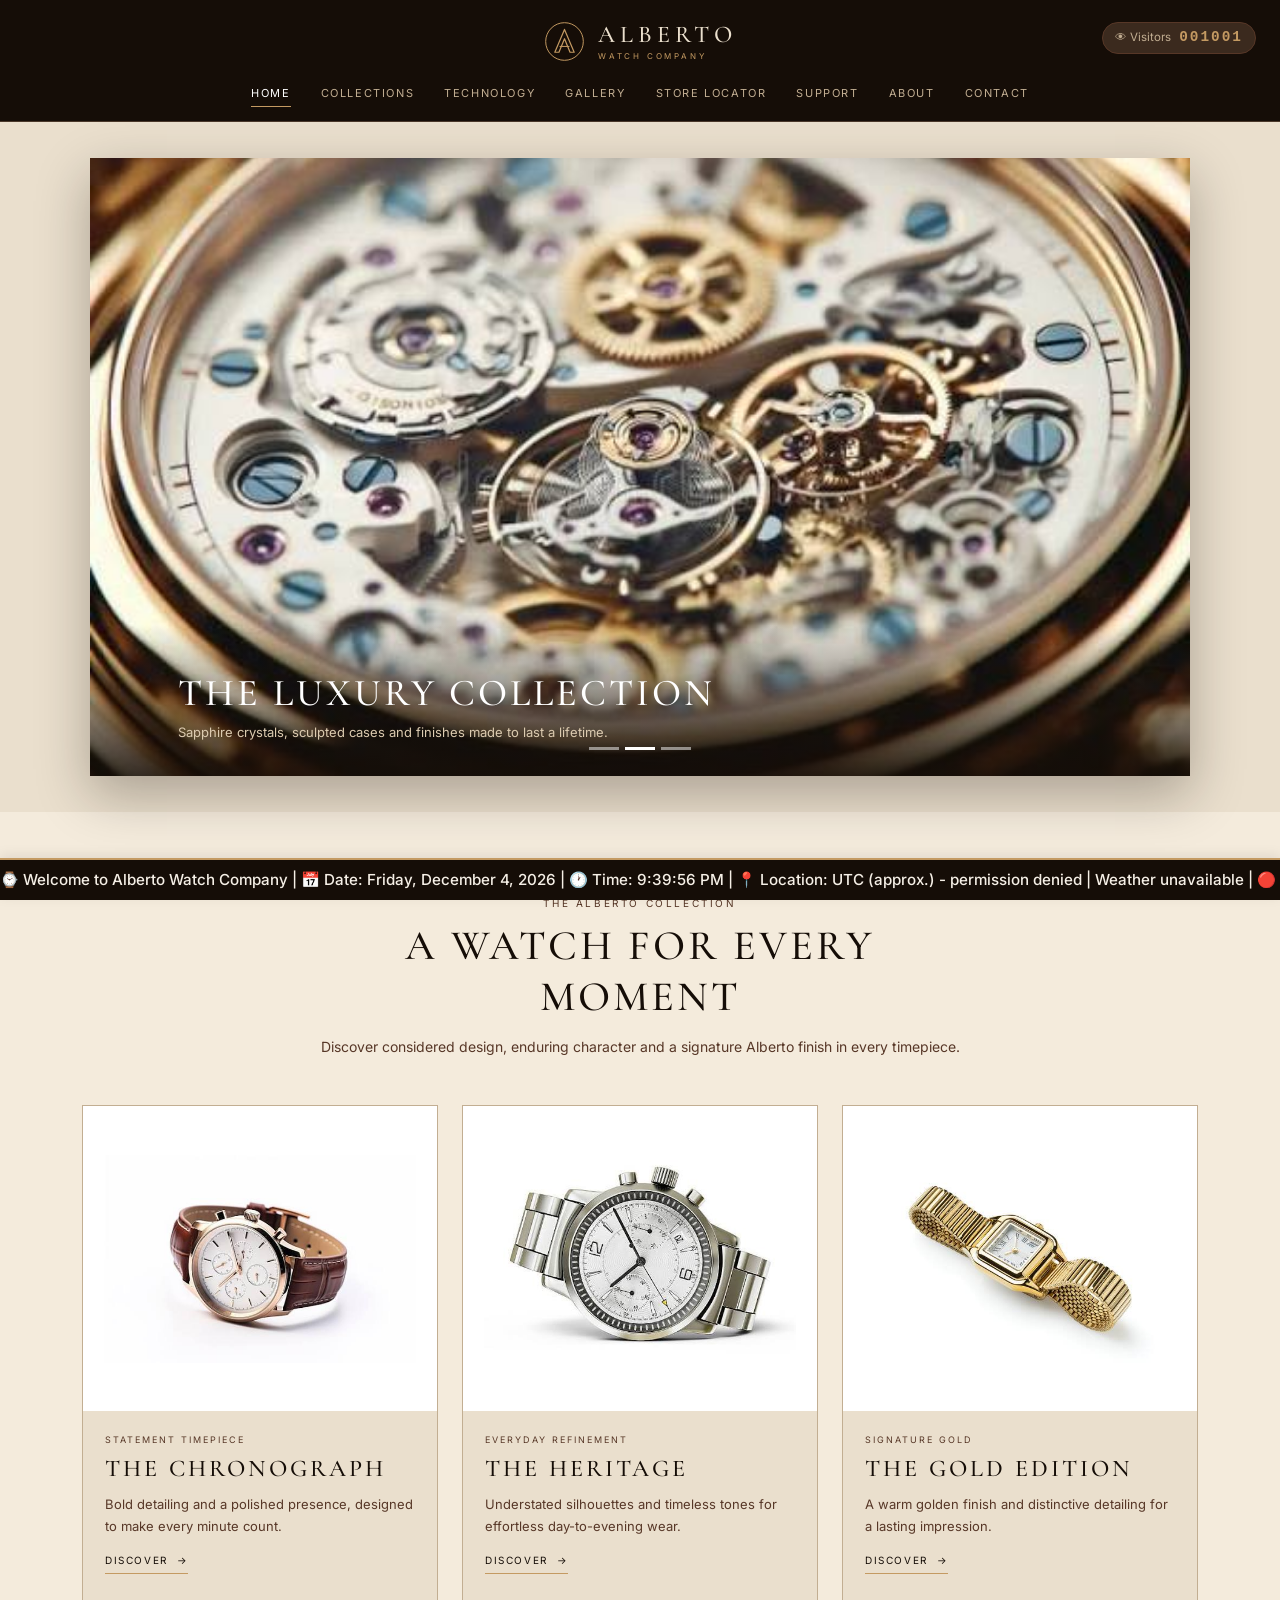
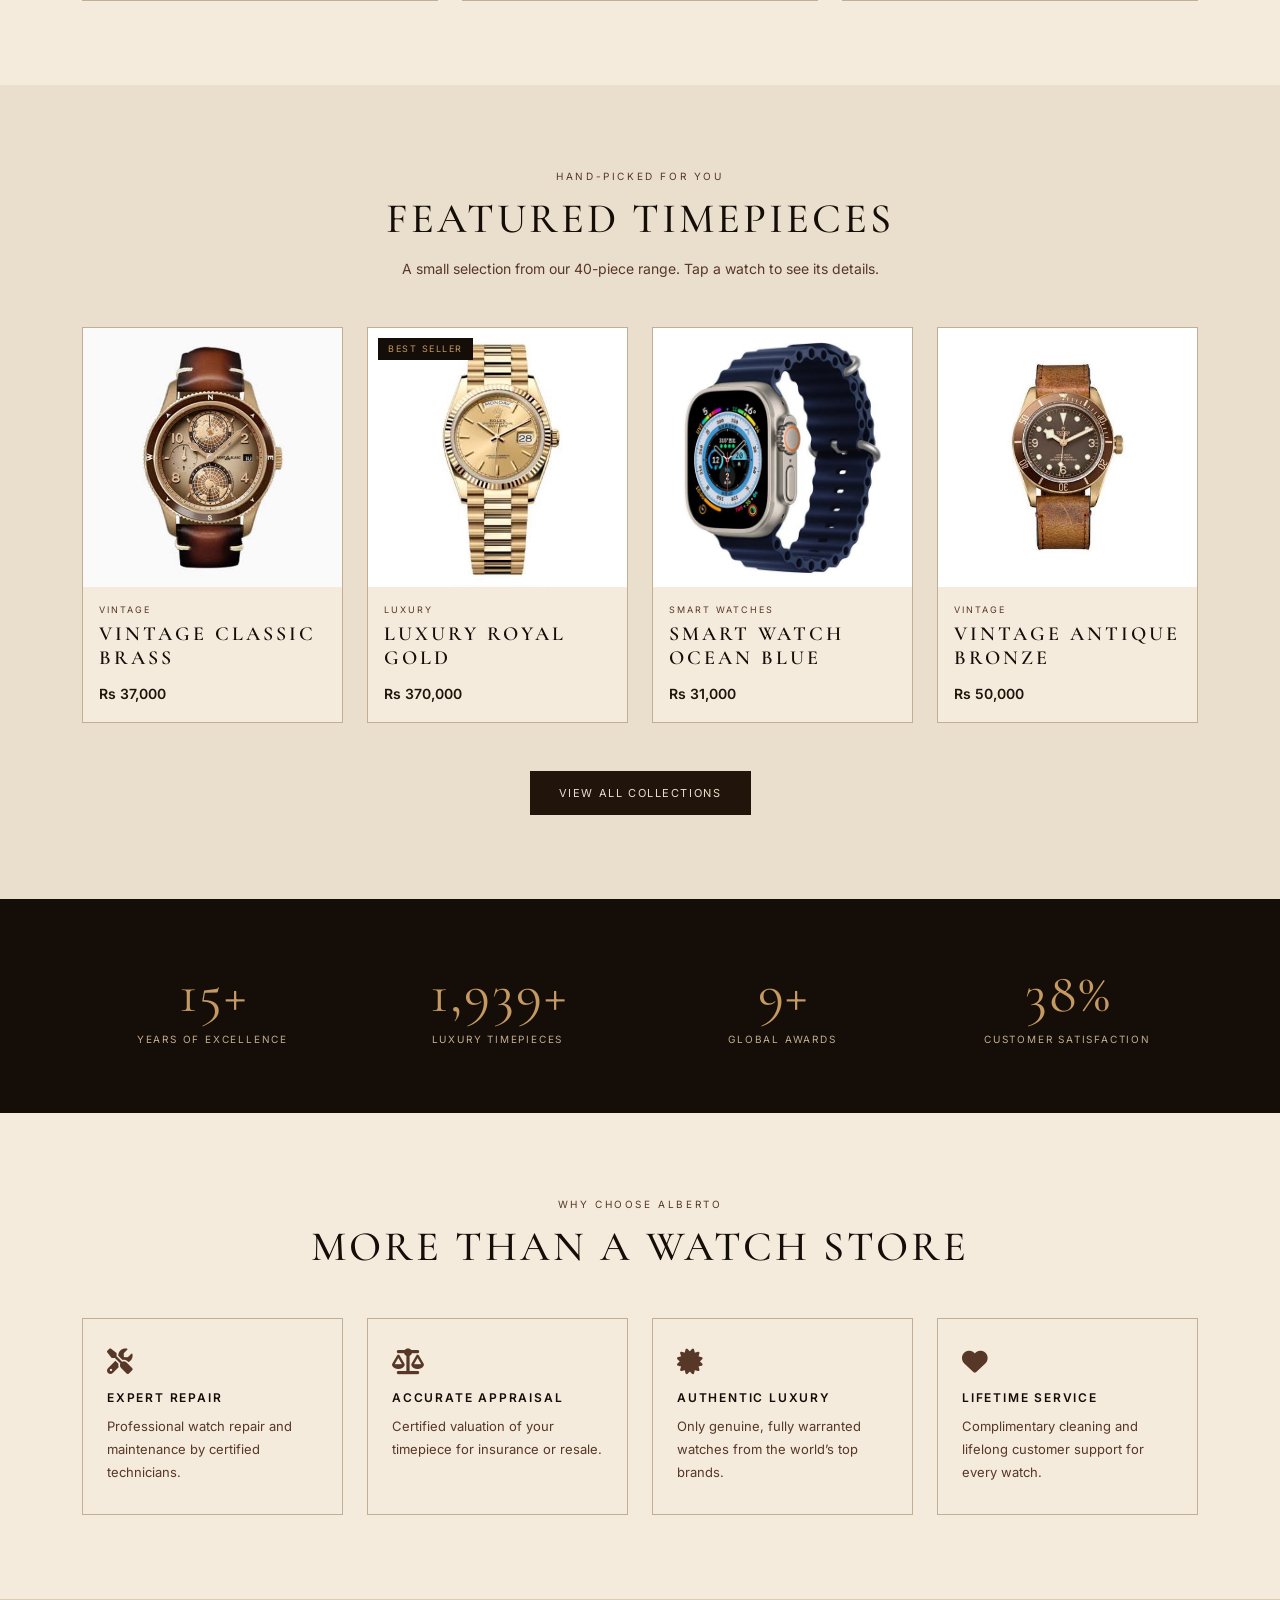
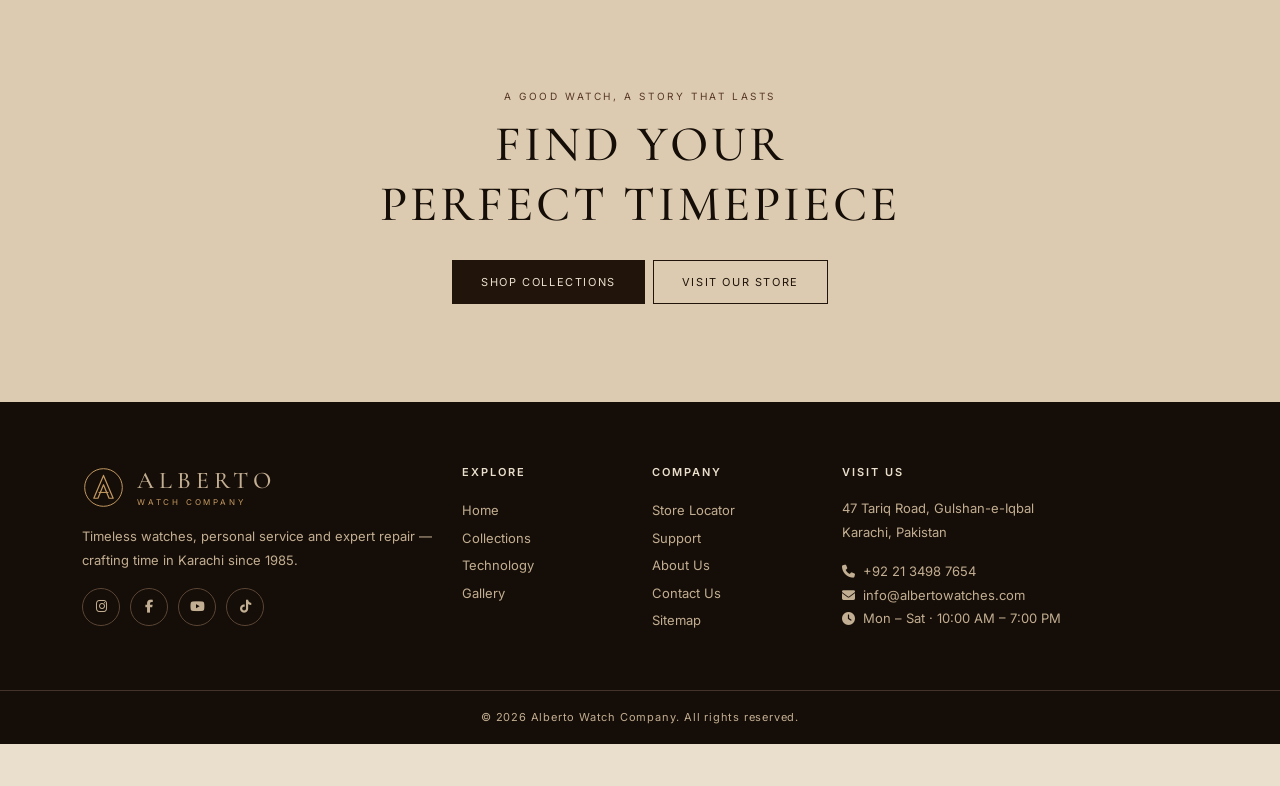
<file: index.html>
<!DOCTYPE html>
<html lang="en">
<head>
<meta charset="UTF-8">
<meta name="viewport" content="width=device-width, initial-scale=1.0">
<meta name="description" content="Alberto Watch Company - timeless vintage, luxury and smart watches, plus expert repair and appraisal in Karachi.">
<title>Home | Alberto Watch Company</title>
<link rel="preconnect" href="https://fonts.googleapis.com"><link rel="preconnect" href="https://fonts.gstatic.com" crossorigin>
<link href="https://fonts.googleapis.com/css2?family=Cormorant+Garamond:wght@300;400;500;600&family=Inter:wght@300;400;500;600&display=swap" rel="stylesheet">
<link href="https://cdn.jsdelivr.net/npm/bootstrap@5.3.3/dist/css/bootstrap.min.css" rel="stylesheet">
<link rel="stylesheet" href="https://cdnjs.cloudflare.com/ajax/libs/font-awesome/6.5.1/css/all.min.css">
<link rel="stylesheet" href="css/member3.css">
<link rel="stylesheet" href="css/style.css">
</head>
<body data-ask-location="true">
<a class="visually-hidden-focusable" href="#main">Skip to content</a>
<header class="site-header">
  <div class="header-inner">
    <a class="logo" href="index.html" aria-label="Alberto Watch Company home"><svg class="logo-mark" viewBox="0 0 48 48" aria-hidden="true" focusable="false"><circle cx="24" cy="24" r="21" fill="none" stroke="currentColor" stroke-width="1.1"/><path d="M24 10.5 13.2 36h4.6l6.2-15.1L30.2 36h4.6L24 10.5Z" fill="none" stroke="currentColor" stroke-width="1.35" stroke-linejoin="round"/><path d="M18.5 29.5h11" fill="none" stroke="currentColor" stroke-width="1.15"/></svg><span class="logo-copy"><span class="logo-name">ALBERTO</span><span class="logo-caption">WATCH COMPANY</span></span></a>
    <div class="header-visitors"><div class="visitor-badge" id="visitorBadge" title="Total visitors"><span class="v-label">&#128065; Visitors</span><span class="v-count" id="visitorCount">000000</span></div></div>
    <button class="nav-toggle" id="navToggle" aria-label="Toggle menu" aria-expanded="false" aria-controls="mainNav"><i class="fa-solid fa-bars"></i></button>
    <nav class="main-nav" id="mainNav" aria-label="Main navigation"><ul><li><a href="index.html" class="active" aria-current="page">Home</a></li><li><a href="collections.html">Collections</a></li><li><a href="technology.html">Technology</a></li><li><a href="gallery.html">Gallery</a></li><li><a href="store-locator.html">Store Locator</a></li><li><a href="support.html">Support</a></li><li><a href="about.html">About</a></li><li><a href="contact.html">Contact</a></li></ul></nav>
  </div>
</header>
<main id="main">

<!-- HOME IMAGES: images/home/slide1.jpg, slide2.jpg, slide3.png (slider and cards) -->
<div id="watchCarousel" class="carousel slide carousel-fade watch-slider" data-bs-ride="carousel" data-bs-interval="4000" data-bs-pause="hover">
  <div class="carousel-indicators">
    <button type="button" data-bs-target="#watchCarousel" data-bs-slide-to="0" class="active" aria-current="true" aria-label="Slide 1"></button>
    <button type="button" data-bs-target="#watchCarousel" data-bs-slide-to="1" aria-label="Slide 2"></button>
    <button type="button" data-bs-target="#watchCarousel" data-bs-slide-to="2" aria-label="Slide 3"></button>
  </div>
  
  <div class="carousel-inner">
    <div class="carousel-item active" data-bs-interval="1100"><img src="images/home/slide%20EEEE.jpg" alt="Alberto watch showroom display">
      <div class="slide-caption"><h2>Timeless Watches Since 1985</h2><p>Vintage, luxury and smart watches, with expert repair and appraisal under one roof.</p></div></div>
    <div class="carousel-item" data-bs-interval="1100"><img src="images/home/images slider.jfif" alt="Luxury watch collection">
      <div class="slide-caption"><h2>The Luxury Collection</h2><p>Sapphire crystals, sculpted cases and finishes made to last a lifetime.</p></div></div>
    <div class="carousel-item" data-bs-interval="1100"><img src="images/home/360_F_623257356_2NfIGM8Obq9bohiy5M5ghg2GRgdqICmt.jpg" alt="Gold Alberto timepiece">
      <div class="slide-caption"><h2>The Gold Era</h2><p>A warm golden finish and distinctive detailing for a lasting impression.</p></div></div>
  </div>
  <!-- <button class="carousel-control-prev" type="button" data-bs-target="#watchCarousel" data-bs-slide="prev" aria-label="Previous slide"><span class="carousel-control-prev-icon" aria-hidden="true"></span></button>
  <button class="carousel-control-next" type="button" data-bs-target="#watchCarousel" data-bs-slide="next" aria-label="Next slide"><span class="carousel-control-next-icon" aria-hidden="true"></span></button> -->
</div>

<section class="section-pad bg-white-soft" aria-labelledby="coll-title">
  <div class="container">
    <div class="head-block"><span class="kicker">The Alberto collection</span><h2 id="coll-title">A watch for every moment</h2><p>Discover considered design, enduring character and a signature Alberto finish in every timepiece.</p></div>
    <div class="collection-grid">
      <article class="c-card"><a class="c-img white" href="c"><img src="images/home/images (2).jfif" alt="Silver chronograph watch with a steel bracelet" loading="lazy"></a>
        <div class="c-copy"><span class="c-label">Statement timepiece</span><h3>The Chronograph</h3><p>Bold detailing and a polished presence, designed to make every minute count.</p><a class="link-arrow" href="collections.html?cat=Luxury">Discover <span aria-hidden="true">&rarr;</span></a></div></article>
      <article class="c-card"><a class="c-img white" href="collections.html?cat=Vintage" aria-label="Browse the Heritage range"><img src="images/home/images%20(1).jfif" alt="Vintage watch with a leather strap" loading="lazy"></a>
        <div class="c-copy"><span class="c-label">Everyday refinement</span><h3>The Heritage</h3><p>Understated silhouettes and timeless tones for effortless day-to-evening wear.</p><a class="link-arrow" href="collections.html?cat=Vintage">Discover <span aria-hidden="true">&rarr;</span></a></div></article>
      <article class="c-card"><a class="c-img white" href="collections.html?cat=Luxury" aria-label="Browse the Gold Edition range"><img src="images/home/images.jfif" alt="Gold Alberto wristwatch with a polished bracelet" loading="lazy"></a>
        <div class="c-copy"><span class="c-label">Signature gold</span><h3>The Gold Edition</h3><p>A warm golden finish and distinctive detailing for a lasting impression.</p><a class="link-arrow" href="collections.html?cat=Luxury">Discover <span aria-hidden="true">&rarr;</span></a></div></article>
    </div>
  </div>
</section>


<section class="section-pad">
  <div class="container">
    <div class="head-block"><span class="kicker">Hand-picked for you</span><h2>Featured timepieces</h2><p>A small selection from our 40-piece range. Tap a watch to see its details.</p></div>
    <div class="row g-3 g-lg-4" id="featuredGrid"></div>
    <div class="text-center mt-5"><a class="btn-brown" href="collections.html">View all collections</a></div>
  </div>
</section>

<section class="stats-band" aria-label="Alberto in numbers">
  <div class="container"><div class="row g-4 reveal">
    <div class="col-6 col-md-3 stat-box"><b><span class="counter" data-target="40">0</span>+</b><span>Years of excellence</span></div>
    <div class="col-6 col-md-3 stat-box"><b><span class="counter" data-target="5000">0</span>+</b><span>Luxury timepieces</span></div>
    <div class="col-6 col-md-3 stat-box"><b><span class="counter" data-target="25">0</span>+</b><span>Global awards</span></div>
    <div class="col-6 col-md-3 stat-box"><b><span class="counter" data-target="100">0</span>%</b><span>Customer satisfaction</span></div>
  </div></div>
</section>

<section class="section-pad bg-white-soft">
  <div class="container">
    <div class="head-block"><span class="kicker">Why choose Alberto</span><h2>More than a watch store</h2></div>
    <div class="row g-4">
      <div class="col-sm-6 col-lg-3"><div class="why-card"><i class="fa-solid fa-screwdriver-wrench"></i><h4>Expert repair</h4><p>Professional watch repair and maintenance by certified technicians.</p></div></div>
      <div class="col-sm-6 col-lg-3"><div class="why-card"><i class="fa-solid fa-scale-balanced"></i><h4>Accurate appraisal</h4><p>Certified valuation of your timepiece for insurance or resale.</p></div></div>
      <div class="col-sm-6 col-lg-3"><div class="why-card"><i class="fa-solid fa-certificate"></i><h4>Authentic luxury</h4><p>Only genuine, fully warranted watches from the world&rsquo;s top brands.</p></div></div>
      <div class="col-sm-6 col-lg-3"><div class="why-card"><i class="fa-solid fa-heart"></i><h4>Lifetime service</h4><p>Complimentary cleaning and lifelong customer support for every watch.</p></div></div>
    </div>
  </div>
</section>

<section class="cta-band"><span class="kicker">A good watch, a story that lasts</span><h2>Find your<br>perfect timepiece</h2>
  <a class="btn-brown me-2 mb-2" href="collections.html">Shop collections</a><a class="btn-outline-brown mb-2" href="store-locator.html">Visit our store</a></section>

</main>
<footer class="site-footer">
  <div class="container">
    <div class="row g-4">
      <div class="col-lg-4">
        <a class="logo mb-3" href="index.html"><svg class="logo-mark" viewBox="0 0 48 48" aria-hidden="true" focusable="false"><circle cx="24" cy="24" r="21" fill="none" stroke="currentColor" stroke-width="1.1"/><path d="M24 10.5 13.2 36h4.6l6.2-15.1L30.2 36h4.6L24 10.5Z" fill="none" stroke="currentColor" stroke-width="1.35" stroke-linejoin="round"/><path d="M18.5 29.5h11" fill="none" stroke="currentColor" stroke-width="1.15"/></svg><span class="logo-copy"><span class="logo-name">ALBERTO</span><span class="logo-caption">WATCH COMPANY</span></span></a>
        <p>Timeless watches, personal service and expert repair &mdash; crafting time in Karachi since 1985.</p>
        <div class="social-row">
          <a href="https://www.instagram.com/" target="_blank" rel="noopener" aria-label="Instagram"><i class="fa-brands fa-instagram"></i></a>
          <a href="https://www.facebook.com/" target="_blank" rel="noopener" aria-label="Facebook"><i class="fa-brands fa-facebook-f"></i></a>
          <a href="https://youtu.be/l4fhKC6NkHA?si=QsS2JALAt3VEuIbz" target="_blank" rel="noopener" aria-label="YouTube"><i class="fa-brands fa-youtube"></i></a>
          <a href="https://www.tiktok.com/@albertomariabergo?is_from_webapp=1&amp;sender_device=pc" target="_blank" rel="noopener" aria-label="TikTok"><i class="fa-brands fa-tiktok"></i></a>
        </div>
      </div>
      <div class="col-6 col-lg-2 footer-links"><h4>Explore</h4><a href="index.html">Home</a><a href="collections.html">Collections</a><a href="technology.html">Technology</a><a href="gallery.html">Gallery</a></div>
      <div class="col-6 col-lg-2 footer-links"><h4>Company</h4><a href="store-locator.html">Store Locator</a><a href="support.html">Support</a><a href="about.html">About Us</a><a href="contact.html">Contact Us</a><a href="sitemap.html">Sitemap</a></div>
      <div class="col-lg-4"><h4>Visit Us</h4>
        <p>47 Tariq Road, Gulshan-e-Iqbal<br>Karachi, Pakistan</p>
        <p><i class="fa-solid fa-phone me-2"></i>+92 21 3498 7654<br><i class="fa-solid fa-envelope me-2"></i>info@albertowatches.com<br><i class="fa-solid fa-clock me-2"></i>Mon &ndash; Sat &middot; 10:00 AM &ndash; 7:00 PM</p>
      </div>
    </div>
  </div>
  <div class="footer-bottom">&copy; 2026 Alberto Watch Company. All rights reserved.</div>
</footer>
<button id="toTop" class="to-top" aria-label="Back to top">&uarr;</button>
<div class="ticker" id="ticker" aria-label="Date, time, location and weather"><div class="ticker-track"><span class="ticker-item"></span><span class="ticker-item"></span></div></div>
<script src="https://cdnjs.cloudflare.com/ajax/libs/jquery/3.7.1/jquery.min.js"></script>
<script src="https://cdn.jsdelivr.net/npm/bootstrap@5.3.3/dist/js/bootstrap.bundle.min.js"></script>
<script src="js/data.js"></script>
<script src="js/products.js"></script>
<script src="js/member3.js"></script>
<script src="js/main.js"></script>
</body>
</html>
</file>
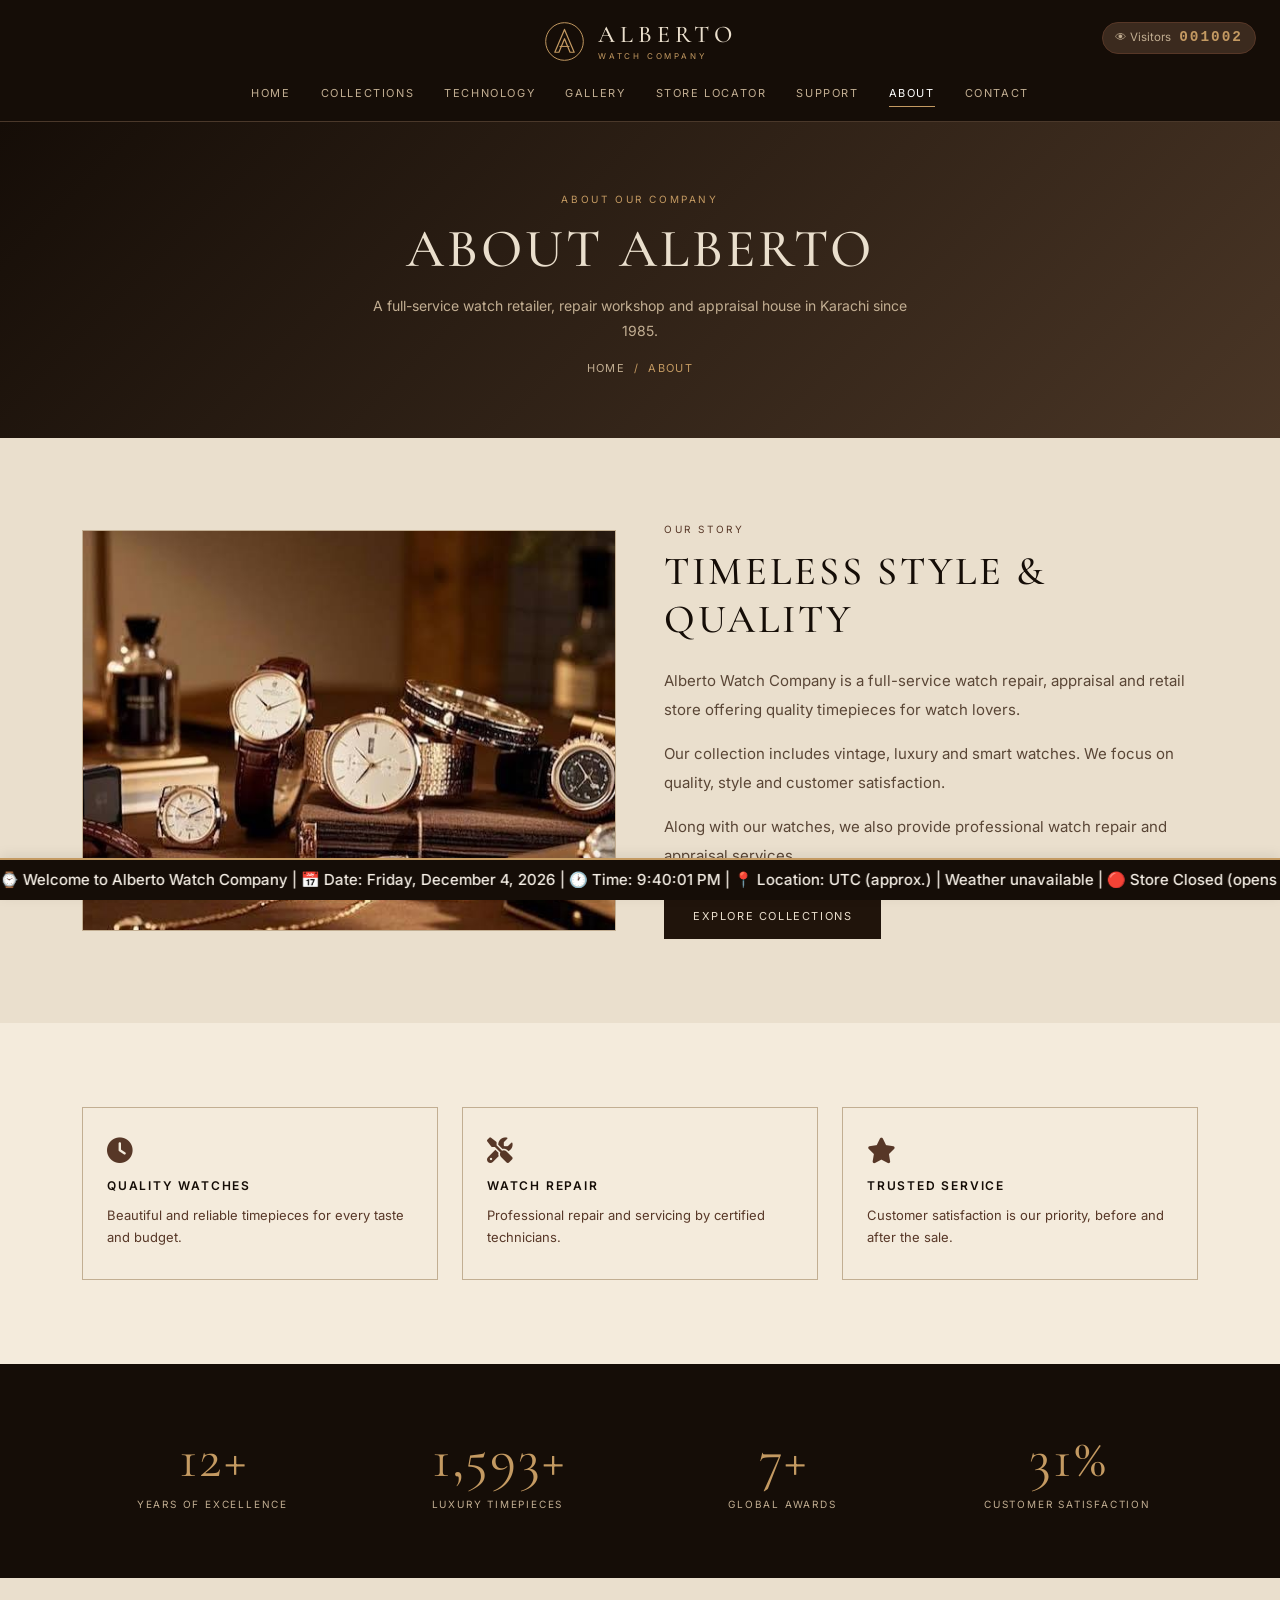
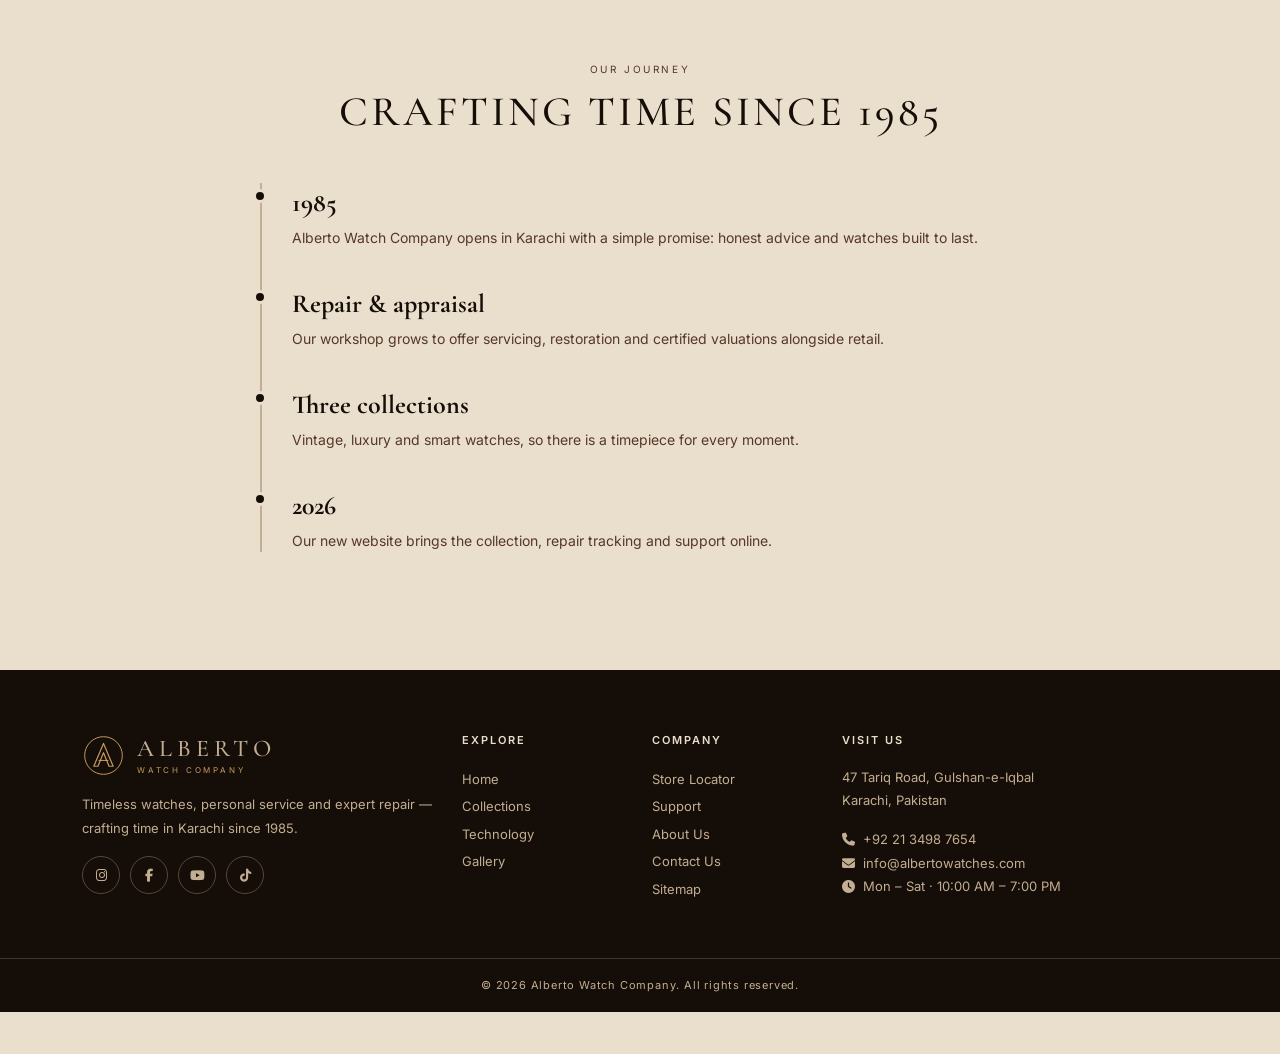
<file: about.html>
<!DOCTYPE html>
<html lang="en">
<head>
<meta charset="UTF-8">
<meta name="viewport" content="width=device-width, initial-scale=1.0">
<meta name="description" content="About Alberto Watch Company: a full-service watch retailer, repair and appraisal house in Karachi since 1985.">
<title>About Us | Alberto Watch Company</title>
<link rel="preconnect" href="https://fonts.googleapis.com"><link rel="preconnect" href="https://fonts.gstatic.com" crossorigin>
<link href="https://fonts.googleapis.com/css2?family=Cormorant+Garamond:wght@300;400;500;600&family=Inter:wght@300;400;500;600&display=swap" rel="stylesheet">
<link href="https://cdn.jsdelivr.net/npm/bootstrap@5.3.3/dist/css/bootstrap.min.css" rel="stylesheet">
<link rel="stylesheet" href="https://cdnjs.cloudflare.com/ajax/libs/font-awesome/6.5.1/css/all.min.css">
<link rel="stylesheet" href="css/member3.css">
<link rel="stylesheet" href="css/style.css">
</head>
<body>
<a class="visually-hidden-focusable" href="#main">Skip to content</a>
<header class="site-header">
  <div class="header-inner">
    <a class="logo" href="index.html" aria-label="Alberto Watch Company home"><svg class="logo-mark" viewBox="0 0 48 48" aria-hidden="true" focusable="false"><circle cx="24" cy="24" r="21" fill="none" stroke="currentColor" stroke-width="1.1"/><path d="M24 10.5 13.2 36h4.6l6.2-15.1L30.2 36h4.6L24 10.5Z" fill="none" stroke="currentColor" stroke-width="1.35" stroke-linejoin="round"/><path d="M18.5 29.5h11" fill="none" stroke="currentColor" stroke-width="1.15"/></svg><span class="logo-copy"><span class="logo-name">ALBERTO</span><span class="logo-caption">WATCH COMPANY</span></span></a>
    <div class="header-visitors"><div class="visitor-badge" id="visitorBadge" title="Total visitors"><span class="v-label">&#128065; Visitors</span><span class="v-count" id="visitorCount">000000</span></div></div>
    <button class="nav-toggle" id="navToggle" aria-label="Toggle menu" aria-expanded="false" aria-controls="mainNav"><i class="fa-solid fa-bars"></i></button>
    <nav class="main-nav" id="mainNav" aria-label="Main navigation"><ul><li><a href="index.html">Home</a></li><li><a href="collections.html">Collections</a></li><li><a href="technology.html">Technology</a></li><li><a href="gallery.html">Gallery</a></li><li><a href="store-locator.html">Store Locator</a></li><li><a href="support.html">Support</a></li><li><a href="about.html" class="active" aria-current="page">About</a></li><li><a href="contact.html">Contact</a></li></ul></nav>
  </div>
</header>
<main id="main">
<section class="page-hero"><span class="kicker">About our company</span><h1>About Alberto</h1><p>A full-service watch retailer, repair workshop and appraisal house in Karachi since 1985.</p><div class="crumbs"><a href="index.html">Home</a> &nbsp;/&nbsp; About</div></section>
<section class="section-pad"><div class="container"><div class="row g-4 g-lg-5 align-items-center">
  <div class="col-lg-6"><img class="about-photo" src="images/home/slide2.jpg" alt="Alberto watch collection" loading="lazy"></div>
  <div class="col-lg-6 about-text"><span class="kicker">Our story</span><h2 class="mb-4" style="font-size:clamp(28px,4vw,40px)">Timeless style &amp; quality</h2>
    <p>Alberto Watch Company is a full-service watch repair, appraisal and retail store offering quality timepieces for watch lovers.</p>
    <p>Our collection includes vintage, luxury and smart watches. We focus on quality, style and customer satisfaction.</p>
    <p>Along with our watches, we also provide professional watch repair and appraisal services.</p>
    <a class="btn-brown mt-2" href="collections.html">Explore collections</a></div>
</div></div></section>
<section class="section-pad bg-white-soft"><div class="container">
  <div class="row g-4">
    <div class="col-md-4"><div class="why-card"><i class="fa-solid fa-clock"></i><h4>Quality watches</h4><p>Beautiful and reliable timepieces for every taste and budget.</p></div></div>
    <div class="col-md-4"><div class="why-card"><i class="fa-solid fa-screwdriver-wrench"></i><h4>Watch repair</h4><p>Professional repair and servicing by certified technicians.</p></div></div>
    <div class="col-md-4"><div class="why-card"><i class="fa-solid fa-star"></i><h4>Trusted service</h4><p>Customer satisfaction is our priority, before and after the sale.</p></div></div>
  </div></div></section>
<section class="stats-band"><div class="container"><div class="row g-4 reveal">
  <div class="col-6 col-md-3 stat-box"><b><span class="counter" data-target="40">0</span>+</b><span>Years of excellence</span></div>
  <div class="col-6 col-md-3 stat-box"><b><span class="counter" data-target="5000">0</span>+</b><span>Luxury timepieces</span></div>
  <div class="col-6 col-md-3 stat-box"><b><span class="counter" data-target="25">0</span>+</b><span>Global awards</span></div>
  <div class="col-6 col-md-3 stat-box"><b><span class="counter" data-target="100">0</span>%</b><span>Customer satisfaction</span></div></div></div></section>
<section class="section-pad"><div class="container"><div class="head-block"><span class="kicker">Our journey</span><h2>Crafting time since 1985</h2></div>
  <div class="timeline">
    <div class="tl-item"><b>1985</b><p>Alberto Watch Company opens in Karachi with a simple promise: honest advice and watches built to last.</p></div>
    <div class="tl-item"><b>Repair &amp; appraisal</b><p>Our workshop grows to offer servicing, restoration and certified valuations alongside retail.</p></div>
    <div class="tl-item"><b>Three collections</b><p>Vintage, luxury and smart watches, so there is a timepiece for every moment.</p></div>
    <div class="tl-item"><b>2026</b><p>Our new website brings the collection, repair tracking and support online.</p></div>
  </div></div></section>
</main>
<footer class="site-footer">
  <div class="container">
    <div class="row g-4">
      <div class="col-lg-4">
        <a class="logo mb-3" href="index.html"><svg class="logo-mark" viewBox="0 0 48 48" aria-hidden="true" focusable="false"><circle cx="24" cy="24" r="21" fill="none" stroke="currentColor" stroke-width="1.1"/><path d="M24 10.5 13.2 36h4.6l6.2-15.1L30.2 36h4.6L24 10.5Z" fill="none" stroke="currentColor" stroke-width="1.35" stroke-linejoin="round"/><path d="M18.5 29.5h11" fill="none" stroke="currentColor" stroke-width="1.15"/></svg><span class="logo-copy"><span class="logo-name">ALBERTO</span><span class="logo-caption">WATCH COMPANY</span></span></a>
        <p>Timeless watches, personal service and expert repair &mdash; crafting time in Karachi since 1985.</p>
        <div class="social-row">
          <a href="https://www.instagram.com/" target="_blank" rel="noopener" aria-label="Instagram"><i class="fa-brands fa-instagram"></i></a>
          <a href="https://www.facebook.com/" target="_blank" rel="noopener" aria-label="Facebook"><i class="fa-brands fa-facebook-f"></i></a>
          <a href="https://youtu.be/l4fhKC6NkHA?si=QsS2JALAt3VEuIbz" target="_blank" rel="noopener" aria-label="YouTube"><i class="fa-brands fa-youtube"></i></a>
          <a href="https://www.tiktok.com/@albertomariabergo?is_from_webapp=1&amp;sender_device=pc" target="_blank" rel="noopener" aria-label="TikTok"><i class="fa-brands fa-tiktok"></i></a>
        </div>
      </div>
      <div class="col-6 col-lg-2 footer-links"><h4>Explore</h4><a href="index.html">Home</a><a href="collections.html">Collections</a><a href="technology.html">Technology</a><a href="gallery.html">Gallery</a></div>
      <div class="col-6 col-lg-2 footer-links"><h4>Company</h4><a href="store-locator.html">Store Locator</a><a href="support.html">Support</a><a href="about.html">About Us</a><a href="contact.html">Contact Us</a><a href="sitemap.html">Sitemap</a></div>
      <div class="col-lg-4"><h4>Visit Us</h4>
        <p>47 Tariq Road, Gulshan-e-Iqbal<br>Karachi, Pakistan</p>
        <p><i class="fa-solid fa-phone me-2"></i>+92 21 3498 7654<br><i class="fa-solid fa-envelope me-2"></i>info@albertowatches.com<br><i class="fa-solid fa-clock me-2"></i>Mon &ndash; Sat &middot; 10:00 AM &ndash; 7:00 PM</p>
      </div>
    </div>
  </div>
  <div class="footer-bottom">&copy; 2026 Alberto Watch Company. All rights reserved.</div>
</footer>
<button id="toTop" class="to-top" aria-label="Back to top">&uarr;</button>
<div class="ticker" id="ticker" aria-label="Date, time, location and weather"><div class="ticker-track"><span class="ticker-item"></span><span class="ticker-item"></span></div></div>
<script src="https://cdnjs.cloudflare.com/ajax/libs/jquery/3.7.1/jquery.min.js"></script>
<script src="https://cdn.jsdelivr.net/npm/bootstrap@5.3.3/dist/js/bootstrap.bundle.min.js"></script>
<script src="js/data.js"></script>
<script src="js/products.js"></script>
<script src="js/member3.js"></script>
<script src="js/main.js"></script>
</body>
</html>
</file>
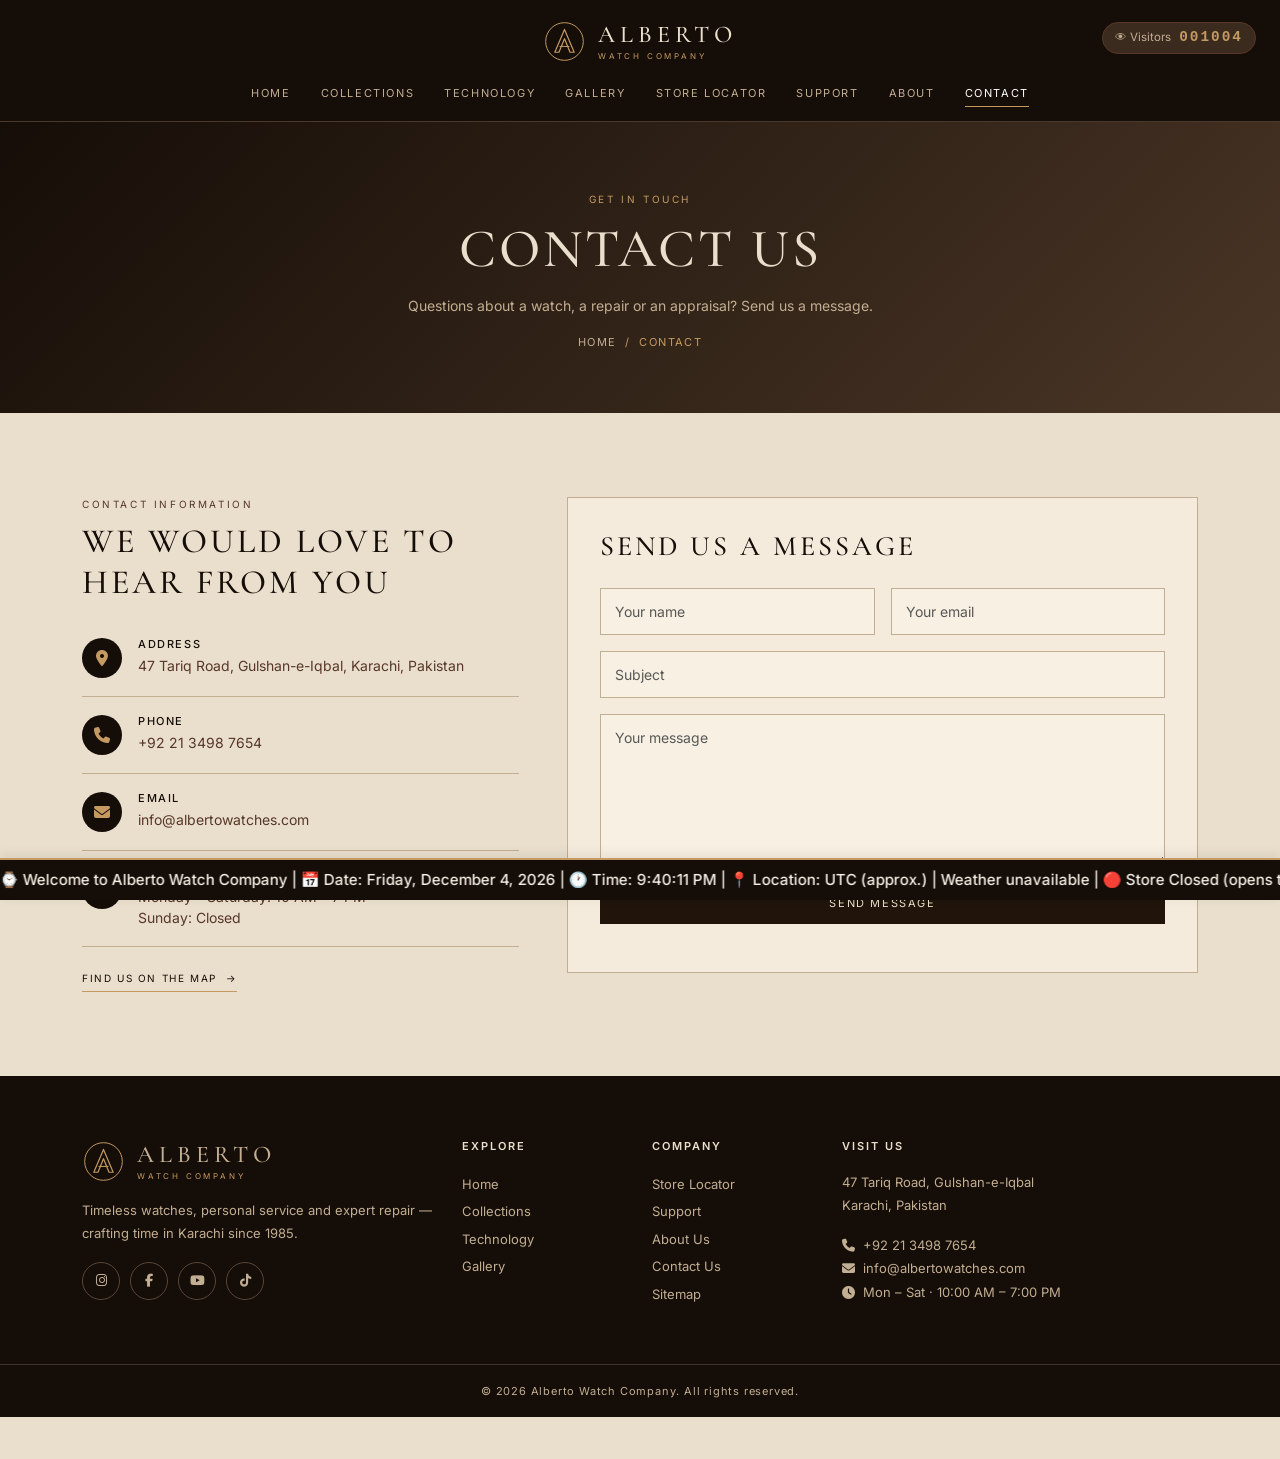
<file: contact.html>
<!DOCTYPE html>
<html lang="en">
<head>
<meta charset="UTF-8">
<meta name="viewport" content="width=device-width, initial-scale=1.0">
<meta name="description" content="Contact Alberto Watch Company: address, phone, email, opening hours and message form.">
<title>Contact Us | Alberto Watch Company</title>
<link rel="preconnect" href="https://fonts.googleapis.com"><link rel="preconnect" href="https://fonts.gstatic.com" crossorigin>
<link href="https://fonts.googleapis.com/css2?family=Cormorant+Garamond:wght@300;400;500;600&family=Inter:wght@300;400;500;600&display=swap" rel="stylesheet">
<link href="https://cdn.jsdelivr.net/npm/bootstrap@5.3.3/dist/css/bootstrap.min.css" rel="stylesheet">
<link rel="stylesheet" href="https://cdnjs.cloudflare.com/ajax/libs/font-awesome/6.5.1/css/all.min.css">
<link rel="stylesheet" href="css/member3.css">
<link rel="stylesheet" href="css/style.css">
</head>
<body>
<a class="visually-hidden-focusable" href="#main">Skip to content</a>
<header class="site-header">
  <div class="header-inner">
    <a class="logo" href="index.html" aria-label="Alberto Watch Company home"><svg class="logo-mark" viewBox="0 0 48 48" aria-hidden="true" focusable="false"><circle cx="24" cy="24" r="21" fill="none" stroke="currentColor" stroke-width="1.1"/><path d="M24 10.5 13.2 36h4.6l6.2-15.1L30.2 36h4.6L24 10.5Z" fill="none" stroke="currentColor" stroke-width="1.35" stroke-linejoin="round"/><path d="M18.5 29.5h11" fill="none" stroke="currentColor" stroke-width="1.15"/></svg><span class="logo-copy"><span class="logo-name">ALBERTO</span><span class="logo-caption">WATCH COMPANY</span></span></a>
    <div class="header-visitors"><div class="visitor-badge" id="visitorBadge" title="Total visitors"><span class="v-label">&#128065; Visitors</span><span class="v-count" id="visitorCount">000000</span></div></div>
    <button class="nav-toggle" id="navToggle" aria-label="Toggle menu" aria-expanded="false" aria-controls="mainNav"><i class="fa-solid fa-bars"></i></button>
    <nav class="main-nav" id="mainNav" aria-label="Main navigation"><ul><li><a href="index.html">Home</a></li><li><a href="collections.html">Collections</a></li><li><a href="technology.html">Technology</a></li><li><a href="gallery.html">Gallery</a></li><li><a href="store-locator.html">Store Locator</a></li><li><a href="support.html">Support</a></li><li><a href="about.html">About</a></li><li><a href="contact.html" class="active" aria-current="page">Contact</a></li></ul></nav>
  </div>
</header>
<main id="main">
<section class="page-hero"><span class="kicker">Get in touch</span><h1>Contact Us</h1><p>Questions about a watch, a repair or an appraisal? Send us a message.</p><div class="crumbs"><a href="index.html">Home</a> &nbsp;/&nbsp; Contact</div></section>
<section class="section-pad"><div class="container"><div class="row g-4 g-lg-5">
  <div class="col-lg-5"><span class="kicker">Contact information</span><h2 class="mb-3" style="font-size:34px">We would love to hear from you</h2>
    <div class="info-card"><i class="fa-solid fa-location-dot"></i><div><h3>Address</h3><p>47 Tariq Road, Gulshan-e-Iqbal, Karachi, Pakistan</p></div></div>
    <div class="info-card"><i class="fa-solid fa-phone"></i><div><h3>Phone</h3><p>+92 21 3498 7654</p></div></div>
    <div class="info-card"><i class="fa-solid fa-envelope"></i><div><h3>Email</h3><p>info@albertowatches.com</p></div></div>
    <div class="info-card"><i class="fa-solid fa-calendar-days"></i><div><h3>Opening hours</h3><p>Monday &ndash; Saturday: 10 AM &ndash; 7 PM<br>Sunday: Closed</p></div></div>
    <a class="link-arrow mt-4" href="store-locator.html">Find us on the map <span aria-hidden="true">&rarr;</span></a></div>
  <div class="col-lg-7"><div class="form-card"><h2 class="mb-4" style="font-size:28px">Send us a message</h2>
    <form id="contactForm" novalidate>
      <div class="row g-3"><div class="col-md-6"><input type="text" id="cName" class="form-control" placeholder="Your name" aria-label="Your name"></div>
      <div class="col-md-6"><input type="email" id="cEmail" class="form-control" placeholder="Your email" aria-label="Your email"></div>
      <div class="col-12"><input type="text" id="cSubject" class="form-control" placeholder="Subject" aria-label="Subject"></div>
      <div class="col-12"><textarea id="cMessage" rows="6" class="form-control" placeholder="Your message" aria-label="Your message"></textarea></div>
      <div class="col-12"><button type="submit" class="btn-brown w-100 border-0">Send message</button></div></div>
      <p id="formMessage" class="form-msg" aria-live="polite"></p>
    </form></div></div>
</div></div></section>
</main>
<footer class="site-footer">
  <div class="container">
    <div class="row g-4">
      <div class="col-lg-4">
        <a class="logo mb-3" href="index.html"><svg class="logo-mark" viewBox="0 0 48 48" aria-hidden="true" focusable="false"><circle cx="24" cy="24" r="21" fill="none" stroke="currentColor" stroke-width="1.1"/><path d="M24 10.5 13.2 36h4.6l6.2-15.1L30.2 36h4.6L24 10.5Z" fill="none" stroke="currentColor" stroke-width="1.35" stroke-linejoin="round"/><path d="M18.5 29.5h11" fill="none" stroke="currentColor" stroke-width="1.15"/></svg><span class="logo-copy"><span class="logo-name">ALBERTO</span><span class="logo-caption">WATCH COMPANY</span></span></a>
        <p>Timeless watches, personal service and expert repair &mdash; crafting time in Karachi since 1985.</p>
        <div class="social-row">
          <a href="https://www.instagram.com/" target="_blank" rel="noopener" aria-label="Instagram"><i class="fa-brands fa-instagram"></i></a>
          <a href="https://www.facebook.com/" target="_blank" rel="noopener" aria-label="Facebook"><i class="fa-brands fa-facebook-f"></i></a>
          <a href="https://youtu.be/l4fhKC6NkHA?si=QsS2JALAt3VEuIbz" target="_blank" rel="noopener" aria-label="YouTube"><i class="fa-brands fa-youtube"></i></a>
          <a href="https://www.tiktok.com/@albertomariabergo?is_from_webapp=1&amp;sender_device=pc" target="_blank" rel="noopener" aria-label="TikTok"><i class="fa-brands fa-tiktok"></i></a>
        </div>
      </div>
      <div class="col-6 col-lg-2 footer-links"><h4>Explore</h4><a href="index.html">Home</a><a href="collections.html">Collections</a><a href="technology.html">Technology</a><a href="gallery.html">Gallery</a></div>
      <div class="col-6 col-lg-2 footer-links"><h4>Company</h4><a href="store-locator.html">Store Locator</a><a href="support.html">Support</a><a href="about.html">About Us</a><a href="contact.html">Contact Us</a><a href="sitemap.html">Sitemap</a></div>
      <div class="col-lg-4"><h4>Visit Us</h4>
        <p>47 Tariq Road, Gulshan-e-Iqbal<br>Karachi, Pakistan</p>
        <p><i class="fa-solid fa-phone me-2"></i>+92 21 3498 7654<br><i class="fa-solid fa-envelope me-2"></i>info@albertowatches.com<br><i class="fa-solid fa-clock me-2"></i>Mon &ndash; Sat &middot; 10:00 AM &ndash; 7:00 PM</p>
      </div>
    </div>
  </div>
  <div class="footer-bottom">&copy; 2026 Alberto Watch Company. All rights reserved.</div>
</footer>
<button id="toTop" class="to-top" aria-label="Back to top">&uarr;</button>
<div class="ticker" id="ticker" aria-label="Date, time, location and weather"><div class="ticker-track"><span class="ticker-item"></span><span class="ticker-item"></span></div></div>
<script src="https://cdnjs.cloudflare.com/ajax/libs/jquery/3.7.1/jquery.min.js"></script>
<script src="https://cdn.jsdelivr.net/npm/bootstrap@5.3.3/dist/js/bootstrap.bundle.min.js"></script>
<script src="js/data.js"></script>
<script src="js/products.js"></script>
<script src="js/member3.js"></script>
<script src="js/main.js"></script>
</body>
</html>
</file>
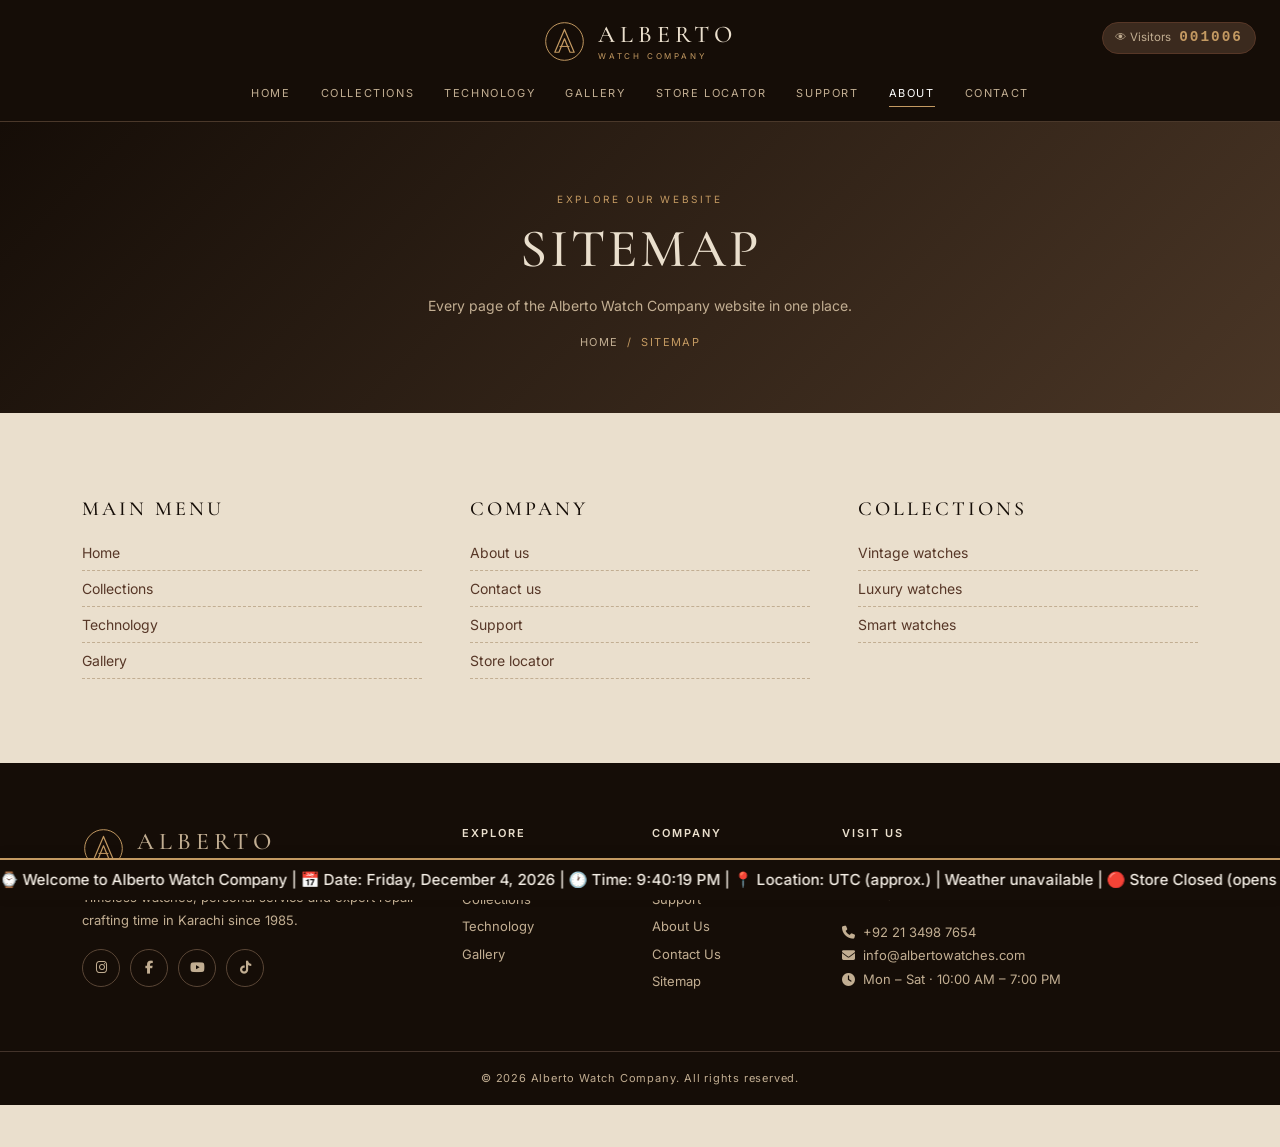
<file: sitemap.html>
<!DOCTYPE html>
<html lang="en">
<head>
<meta charset="UTF-8">
<meta name="viewport" content="width=device-width, initial-scale=1.0">
<meta name="description" content="Sitemap of the Alberto Watch Company website.">
<title>Sitemap | Alberto Watch Company</title>
<link rel="preconnect" href="https://fonts.googleapis.com"><link rel="preconnect" href="https://fonts.gstatic.com" crossorigin>
<link href="https://fonts.googleapis.com/css2?family=Cormorant+Garamond:wght@300;400;500;600&family=Inter:wght@300;400;500;600&display=swap" rel="stylesheet">
<link href="https://cdn.jsdelivr.net/npm/bootstrap@5.3.3/dist/css/bootstrap.min.css" rel="stylesheet">
<link rel="stylesheet" href="https://cdnjs.cloudflare.com/ajax/libs/font-awesome/6.5.1/css/all.min.css">
<link rel="stylesheet" href="css/member3.css">
<link rel="stylesheet" href="css/style.css">
</head>
<body>
<a class="visually-hidden-focusable" href="#main">Skip to content</a>
<header class="site-header">
  <div class="header-inner">
    <a class="logo" href="index.html" aria-label="Alberto Watch Company home"><svg class="logo-mark" viewBox="0 0 48 48" aria-hidden="true" focusable="false"><circle cx="24" cy="24" r="21" fill="none" stroke="currentColor" stroke-width="1.1"/><path d="M24 10.5 13.2 36h4.6l6.2-15.1L30.2 36h4.6L24 10.5Z" fill="none" stroke="currentColor" stroke-width="1.35" stroke-linejoin="round"/><path d="M18.5 29.5h11" fill="none" stroke="currentColor" stroke-width="1.15"/></svg><span class="logo-copy"><span class="logo-name">ALBERTO</span><span class="logo-caption">WATCH COMPANY</span></span></a>
    <div class="header-visitors"><div class="visitor-badge" id="visitorBadge" title="Total visitors"><span class="v-label">&#128065; Visitors</span><span class="v-count" id="visitorCount">000000</span></div></div>
    <button class="nav-toggle" id="navToggle" aria-label="Toggle menu" aria-expanded="false" aria-controls="mainNav"><i class="fa-solid fa-bars"></i></button>
    <nav class="main-nav" id="mainNav" aria-label="Main navigation"><ul><li><a href="index.html">Home</a></li><li><a href="collections.html">Collections</a></li><li><a href="technology.html">Technology</a></li><li><a href="gallery.html">Gallery</a></li><li><a href="store-locator.html">Store Locator</a></li><li><a href="support.html">Support</a></li><li><a href="about.html" class="active" aria-current="page">About</a></li><li><a href="contact.html">Contact</a></li></ul></nav>
  </div>
</header>
<main id="main">
<section class="page-hero"><span class="kicker">Explore our website</span><h1>Sitemap</h1><p>Every page of the Alberto Watch Company website in one place.</p><div class="crumbs"><a href="index.html">Home</a> &nbsp;/&nbsp; Sitemap</div></section>
<section class="section-pad"><div class="container"><div class="row g-4 g-lg-5">
  <div class="col-md-4 sitemap-col"><h3>Main menu</h3><a href="index.html">Home</a><a href="collections.html">Collections</a><a href="technology.html">Technology</a><a href="gallery.html">Gallery</a></div>
  <div class="col-md-4 sitemap-col"><h3>Company</h3><a href="about.html">About us</a><a href="contact.html">Contact us</a><a href="support.html">Support</a><a href="store-locator.html">Store locator</a></div>
  <div class="col-md-4 sitemap-col"><h3>Collections</h3><a href="collections.html?cat=Vintage">Vintage watches</a><a href="collections.html?cat=Luxury">Luxury watches</a><a href="collections.html?cat=Smart%20Watches">Smart watches</a></div>
</div></div></section>
</main>
<footer class="site-footer">
  <div class="container">
    <div class="row g-4">
      <div class="col-lg-4">
        <a class="logo mb-3" href="index.html"><svg class="logo-mark" viewBox="0 0 48 48" aria-hidden="true" focusable="false"><circle cx="24" cy="24" r="21" fill="none" stroke="currentColor" stroke-width="1.1"/><path d="M24 10.5 13.2 36h4.6l6.2-15.1L30.2 36h4.6L24 10.5Z" fill="none" stroke="currentColor" stroke-width="1.35" stroke-linejoin="round"/><path d="M18.5 29.5h11" fill="none" stroke="currentColor" stroke-width="1.15"/></svg><span class="logo-copy"><span class="logo-name">ALBERTO</span><span class="logo-caption">WATCH COMPANY</span></span></a>
        <p>Timeless watches, personal service and expert repair &mdash; crafting time in Karachi since 1985.</p>
        <div class="social-row">
          <a href="https://www.instagram.com/" target="_blank" rel="noopener" aria-label="Instagram"><i class="fa-brands fa-instagram"></i></a>
          <a href="https://www.facebook.com/" target="_blank" rel="noopener" aria-label="Facebook"><i class="fa-brands fa-facebook-f"></i></a>
          <a href="https://youtu.be/l4fhKC6NkHA?si=QsS2JALAt3VEuIbz" target="_blank" rel="noopener" aria-label="YouTube"><i class="fa-brands fa-youtube"></i></a>
          <a href="https://www.tiktok.com/@albertomariabergo?is_from_webapp=1&amp;sender_device=pc" target="_blank" rel="noopener" aria-label="TikTok"><i class="fa-brands fa-tiktok"></i></a>
        </div>
      </div>
      <div class="col-6 col-lg-2 footer-links"><h4>Explore</h4><a href="index.html">Home</a><a href="collections.html">Collections</a><a href="technology.html">Technology</a><a href="gallery.html">Gallery</a></div>
      <div class="col-6 col-lg-2 footer-links"><h4>Company</h4><a href="store-locator.html">Store Locator</a><a href="support.html">Support</a><a href="about.html">About Us</a><a href="contact.html">Contact Us</a><a href="sitemap.html">Sitemap</a></div>
      <div class="col-lg-4"><h4>Visit Us</h4>
        <p>47 Tariq Road, Gulshan-e-Iqbal<br>Karachi, Pakistan</p>
        <p><i class="fa-solid fa-phone me-2"></i>+92 21 3498 7654<br><i class="fa-solid fa-envelope me-2"></i>info@albertowatches.com<br><i class="fa-solid fa-clock me-2"></i>Mon &ndash; Sat &middot; 10:00 AM &ndash; 7:00 PM</p>
      </div>
    </div>
  </div>
  <div class="footer-bottom">&copy; 2026 Alberto Watch Company. All rights reserved.</div>
</footer>
<button id="toTop" class="to-top" aria-label="Back to top">&uarr;</button>
<div class="ticker" id="ticker" aria-label="Date, time, location and weather"><div class="ticker-track"><span class="ticker-item"></span><span class="ticker-item"></span></div></div>
<script src="https://cdnjs.cloudflare.com/ajax/libs/jquery/3.7.1/jquery.min.js"></script>
<script src="https://cdn.jsdelivr.net/npm/bootstrap@5.3.3/dist/js/bootstrap.bundle.min.js"></script>
<script src="js/data.js"></script>
<script src="js/products.js"></script>
<script src="js/member3.js"></script>
<script src="js/main.js"></script>
</body>
</html>
</file>
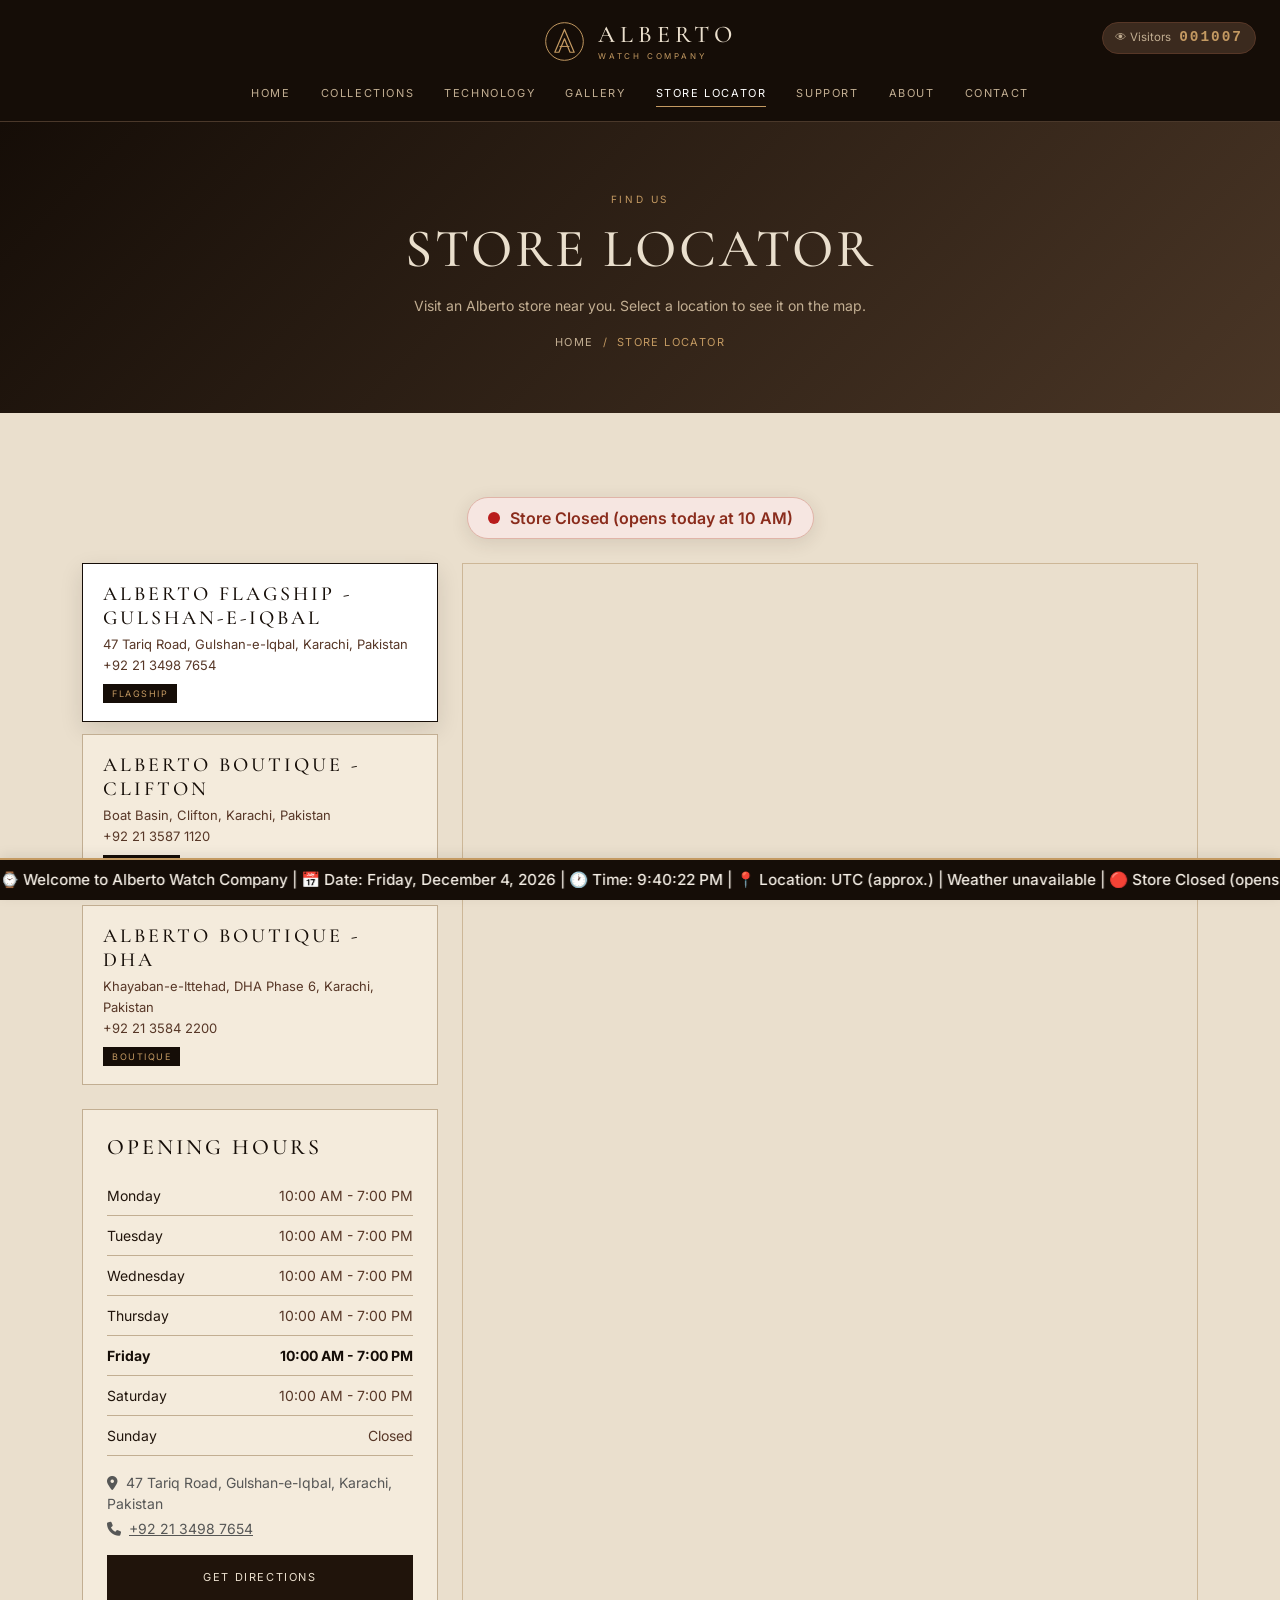
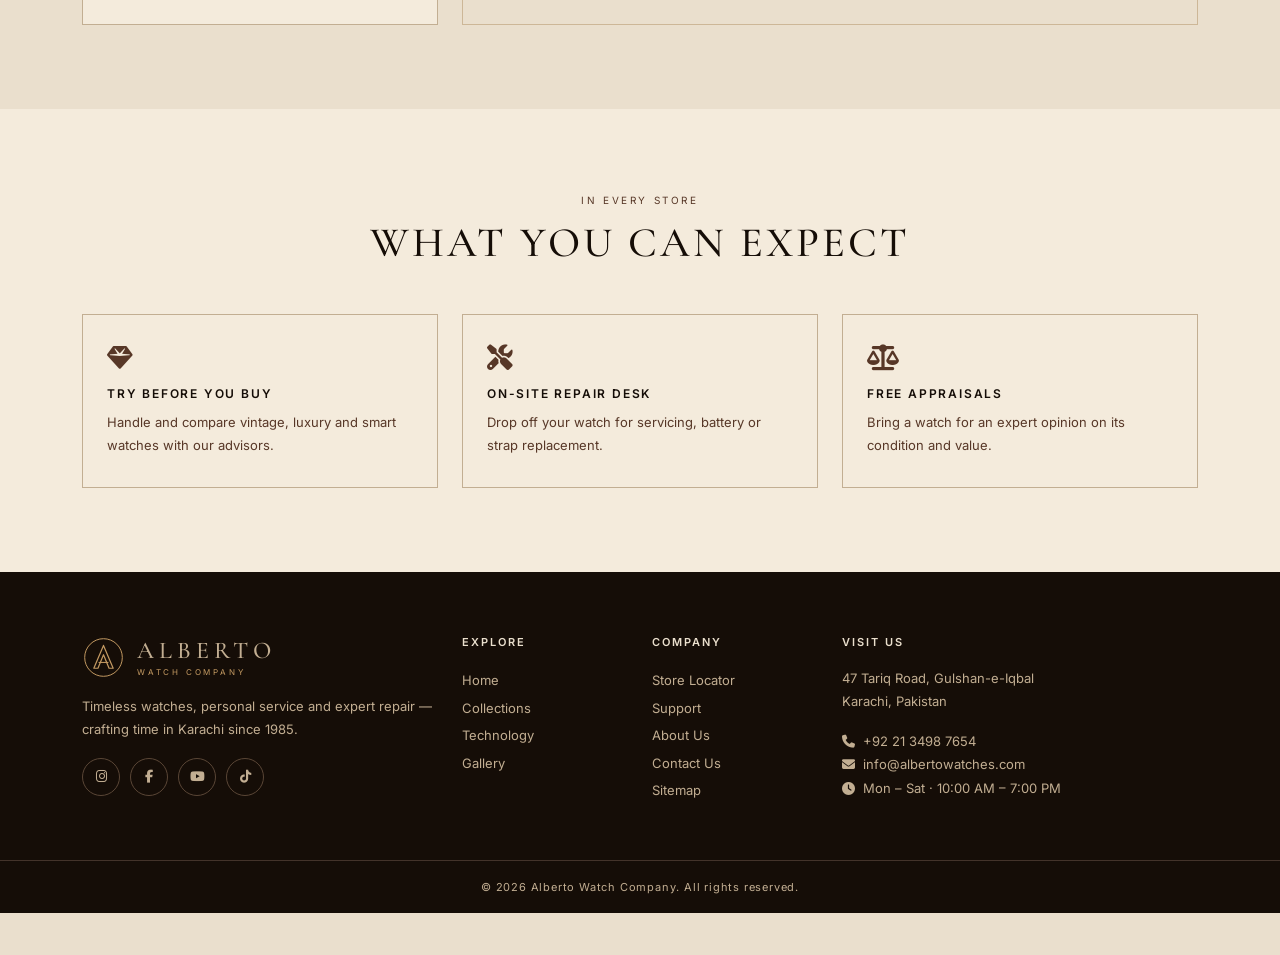
<file: store-locator.html>
<!DOCTYPE html>
<html lang="en">
<head>
<meta charset="UTF-8">
<meta name="viewport" content="width=device-width, initial-scale=1.0">
<meta name="description" content="Find Alberto Watch Company stores in Karachi: addresses, opening hours and directions.">
<title>Store Locator | Alberto Watch Company</title>
<link rel="preconnect" href="https://fonts.googleapis.com"><link rel="preconnect" href="https://fonts.gstatic.com" crossorigin>
<link href="https://fonts.googleapis.com/css2?family=Cormorant+Garamond:wght@300;400;500;600&family=Inter:wght@300;400;500;600&display=swap" rel="stylesheet">
<link href="https://cdn.jsdelivr.net/npm/bootstrap@5.3.3/dist/css/bootstrap.min.css" rel="stylesheet">
<link rel="stylesheet" href="https://cdnjs.cloudflare.com/ajax/libs/font-awesome/6.5.1/css/all.min.css">
<link rel="stylesheet" href="css/member3.css">
<link rel="stylesheet" href="css/style.css">
</head>
<body>
<a class="visually-hidden-focusable" href="#main">Skip to content</a>
<header class="site-header">
  <div class="header-inner">
    <a class="logo" href="index.html" aria-label="Alberto Watch Company home"><svg class="logo-mark" viewBox="0 0 48 48" aria-hidden="true" focusable="false"><circle cx="24" cy="24" r="21" fill="none" stroke="currentColor" stroke-width="1.1"/><path d="M24 10.5 13.2 36h4.6l6.2-15.1L30.2 36h4.6L24 10.5Z" fill="none" stroke="currentColor" stroke-width="1.35" stroke-linejoin="round"/><path d="M18.5 29.5h11" fill="none" stroke="currentColor" stroke-width="1.15"/></svg><span class="logo-copy"><span class="logo-name">ALBERTO</span><span class="logo-caption">WATCH COMPANY</span></span></a>
    <div class="header-visitors"><div class="visitor-badge" id="visitorBadge" title="Total visitors"><span class="v-label">&#128065; Visitors</span><span class="v-count" id="visitorCount">000000</span></div></div>
    <button class="nav-toggle" id="navToggle" aria-label="Toggle menu" aria-expanded="false" aria-controls="mainNav"><i class="fa-solid fa-bars"></i></button>
    <nav class="main-nav" id="mainNav" aria-label="Main navigation"><ul><li><a href="index.html">Home</a></li><li><a href="collections.html">Collections</a></li><li><a href="technology.html">Technology</a></li><li><a href="gallery.html">Gallery</a></li><li><a href="store-locator.html" class="active" aria-current="page">Store Locator</a></li><li><a href="support.html">Support</a></li><li><a href="about.html">About</a></li><li><a href="contact.html">Contact</a></li></ul></nav>
  </div>
</header>
<main id="main">
<section class="page-hero"><span class="kicker">Find us</span><h1>Store Locator</h1><p>Visit an Alberto store near you. Select a location to see it on the map.</p><div class="crumbs"><a href="index.html">Home</a> &nbsp;/&nbsp; Store Locator</div></section>
<section class="section-pad"><div class="container">
  <div class="store-status mb-4"><div class="status-pill closed" id="storeStatus"><span class="dot"></span><span id="storeStatusText">Checking store hours...</span></div></div>
  <div class="row g-4">
    <div class="col-lg-4">
      <div id="storeList" class="mb-4"></div>
      <div class="form-card p-4"><h3 class="mb-3" style="font-size:22px">Opening hours</h3><table class="hours-table"><tbody id="hoursBody"></tbody></table>
        <p class="mt-3 mb-1 small text-muted"><i class="fa-solid fa-location-dot me-2"></i><span id="storeAddr"></span></p>
        <p class="mb-3 small text-muted"><i class="fa-solid fa-phone me-2"></i><a id="storePhone" href="#"></a></p>
        <a id="directions" class="btn-brown w-100 text-center" target="_blank" rel="noopener" href="#">Get directions</a></div>
    </div>
    <div class="col-lg-8"><iframe id="storeMap" class="map-frame" title="Store map" loading="lazy" referrerpolicy="no-referrer-when-downgrade" style="min-height:560px"></iframe></div>
  </div>
</div></section>
<section class="section-pad bg-white-soft"><div class="container">
  <div class="head-block"><span class="kicker">In every store</span><h2>What you can expect</h2></div>
  <div class="row g-4">
    <div class="col-md-4"><div class="why-card"><i class="fa-solid fa-gem"></i><h4>Try before you buy</h4><p>Handle and compare vintage, luxury and smart watches with our advisors.</p></div></div>
    <div class="col-md-4"><div class="why-card"><i class="fa-solid fa-screwdriver-wrench"></i><h4>On-site repair desk</h4><p>Drop off your watch for servicing, battery or strap replacement.</p></div></div>
    <div class="col-md-4"><div class="why-card"><i class="fa-solid fa-scale-balanced"></i><h4>Free appraisals</h4><p>Bring a watch for an expert opinion on its condition and value.</p></div></div>
  </div></div></section>
</main>
<footer class="site-footer">
  <div class="container">
    <div class="row g-4">
      <div class="col-lg-4">
        <a class="logo mb-3" href="index.html"><svg class="logo-mark" viewBox="0 0 48 48" aria-hidden="true" focusable="false"><circle cx="24" cy="24" r="21" fill="none" stroke="currentColor" stroke-width="1.1"/><path d="M24 10.5 13.2 36h4.6l6.2-15.1L30.2 36h4.6L24 10.5Z" fill="none" stroke="currentColor" stroke-width="1.35" stroke-linejoin="round"/><path d="M18.5 29.5h11" fill="none" stroke="currentColor" stroke-width="1.15"/></svg><span class="logo-copy"><span class="logo-name">ALBERTO</span><span class="logo-caption">WATCH COMPANY</span></span></a>
        <p>Timeless watches, personal service and expert repair &mdash; crafting time in Karachi since 1985.</p>
        <div class="social-row">
          <a href="https://www.instagram.com/" target="_blank" rel="noopener" aria-label="Instagram"><i class="fa-brands fa-instagram"></i></a>
          <a href="https://www.facebook.com/" target="_blank" rel="noopener" aria-label="Facebook"><i class="fa-brands fa-facebook-f"></i></a>
          <a href="https://youtu.be/l4fhKC6NkHA?si=QsS2JALAt3VEuIbz" target="_blank" rel="noopener" aria-label="YouTube"><i class="fa-brands fa-youtube"></i></a>
          <a href="https://www.tiktok.com/@albertomariabergo?is_from_webapp=1&amp;sender_device=pc" target="_blank" rel="noopener" aria-label="TikTok"><i class="fa-brands fa-tiktok"></i></a>
        </div>
      </div>
      <div class="col-6 col-lg-2 footer-links"><h4>Explore</h4><a href="index.html">Home</a><a href="collections.html">Collections</a><a href="technology.html">Technology</a><a href="gallery.html">Gallery</a></div>
      <div class="col-6 col-lg-2 footer-links"><h4>Company</h4><a href="store-locator.html">Store Locator</a><a href="support.html">Support</a><a href="about.html">About Us</a><a href="contact.html">Contact Us</a><a href="sitemap.html">Sitemap</a></div>
      <div class="col-lg-4"><h4>Visit Us</h4>
        <p>47 Tariq Road, Gulshan-e-Iqbal<br>Karachi, Pakistan</p>
        <p><i class="fa-solid fa-phone me-2"></i>+92 21 3498 7654<br><i class="fa-solid fa-envelope me-2"></i>info@albertowatches.com<br><i class="fa-solid fa-clock me-2"></i>Mon &ndash; Sat &middot; 10:00 AM &ndash; 7:00 PM</p>
      </div>
    </div>
  </div>
  <div class="footer-bottom">&copy; 2026 Alberto Watch Company. All rights reserved.</div>
</footer>
<button id="toTop" class="to-top" aria-label="Back to top">&uarr;</button>
<div class="ticker" id="ticker" aria-label="Date, time, location and weather"><div class="ticker-track"><span class="ticker-item"></span><span class="ticker-item"></span></div></div>
<script src="https://cdnjs.cloudflare.com/ajax/libs/jquery/3.7.1/jquery.min.js"></script>
<script src="https://cdn.jsdelivr.net/npm/bootstrap@5.3.3/dist/js/bootstrap.bundle.min.js"></script>
<script src="js/data.js"></script>
<script src="js/products.js"></script>
<script src="js/member3.js"></script>
<script src="js/main.js"></script>
</body>
</html>
</file>
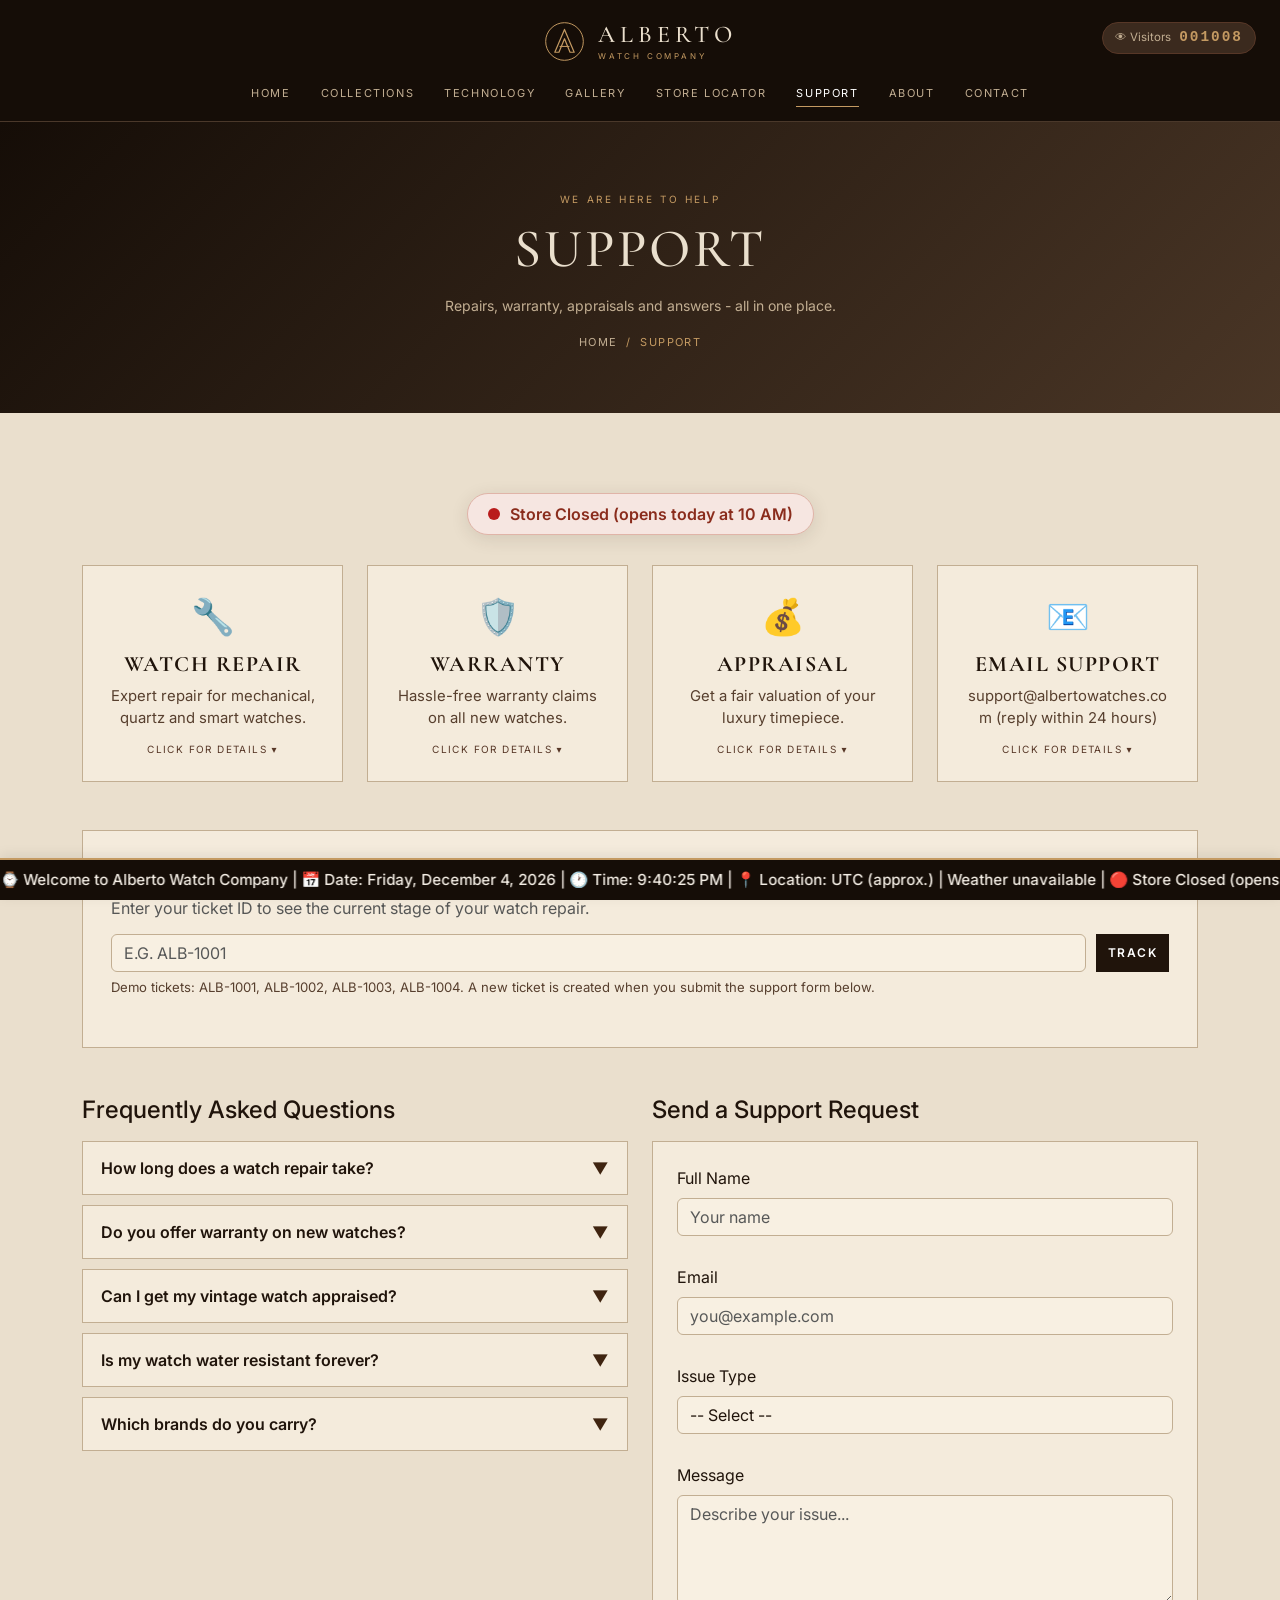
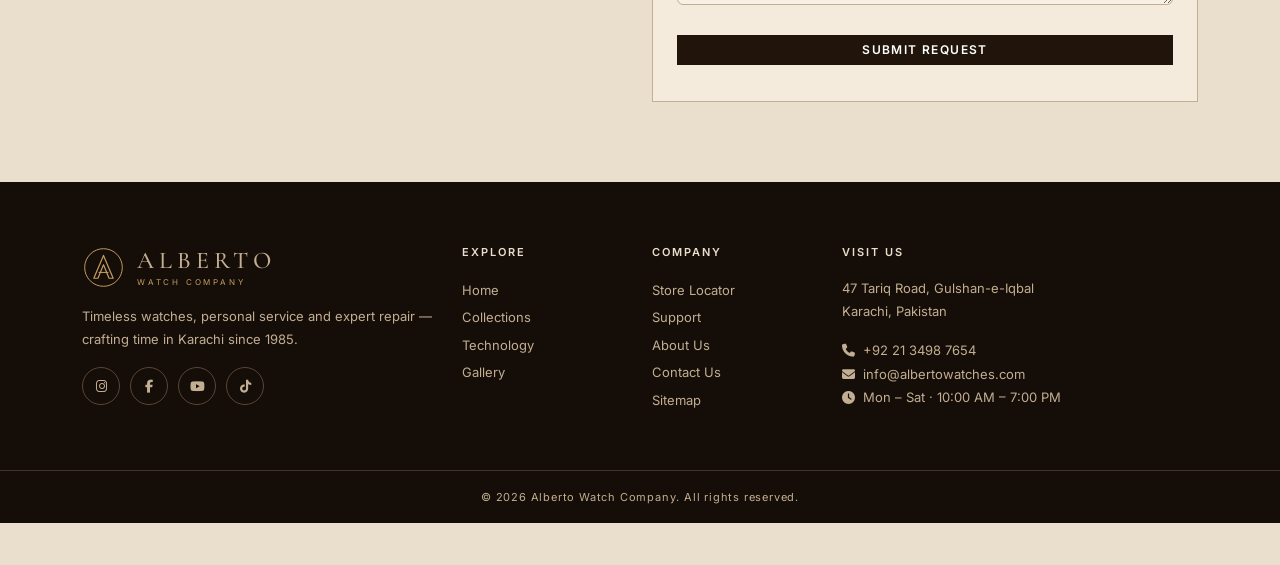
<file: support.html>
<!DOCTYPE html>
<html lang="en">
<head>
<meta charset="UTF-8">
<meta name="viewport" content="width=device-width, initial-scale=1.0">
<meta name="description" content="Watch repair tracking, warranty, appraisal, FAQ and support request form.">
<title>Support | Alberto Watch Company</title>
<link rel="preconnect" href="https://fonts.googleapis.com"><link rel="preconnect" href="https://fonts.gstatic.com" crossorigin>
<link href="https://fonts.googleapis.com/css2?family=Cormorant+Garamond:wght@300;400;500;600&family=Inter:wght@300;400;500;600&display=swap" rel="stylesheet">
<link href="https://cdn.jsdelivr.net/npm/bootstrap@5.3.3/dist/css/bootstrap.min.css" rel="stylesheet">
<link rel="stylesheet" href="https://cdnjs.cloudflare.com/ajax/libs/font-awesome/6.5.1/css/all.min.css">
<link rel="stylesheet" href="css/member3.css">
<link rel="stylesheet" href="css/style.css">
</head>
<body>
<a class="visually-hidden-focusable" href="#main">Skip to content</a>
<header class="site-header">
  <div class="header-inner">
    <a class="logo" href="index.html" aria-label="Alberto Watch Company home"><svg class="logo-mark" viewBox="0 0 48 48" aria-hidden="true" focusable="false"><circle cx="24" cy="24" r="21" fill="none" stroke="currentColor" stroke-width="1.1"/><path d="M24 10.5 13.2 36h4.6l6.2-15.1L30.2 36h4.6L24 10.5Z" fill="none" stroke="currentColor" stroke-width="1.35" stroke-linejoin="round"/><path d="M18.5 29.5h11" fill="none" stroke="currentColor" stroke-width="1.15"/></svg><span class="logo-copy"><span class="logo-name">ALBERTO</span><span class="logo-caption">WATCH COMPANY</span></span></a>
    <div class="header-visitors"><div class="visitor-badge" id="visitorBadge" title="Total visitors"><span class="v-label">&#128065; Visitors</span><span class="v-count" id="visitorCount">000000</span></div></div>
    <button class="nav-toggle" id="navToggle" aria-label="Toggle menu" aria-expanded="false" aria-controls="mainNav"><i class="fa-solid fa-bars"></i></button>
    <nav class="main-nav" id="mainNav" aria-label="Main navigation"><ul><li><a href="index.html">Home</a></li><li><a href="collections.html">Collections</a></li><li><a href="technology.html">Technology</a></li><li><a href="gallery.html">Gallery</a></li><li><a href="store-locator.html">Store Locator</a></li><li><a href="support.html" class="active" aria-current="page">Support</a></li><li><a href="about.html">About</a></li><li><a href="contact.html">Contact</a></li></ul></nav>
  </div>
</header>
<main id="main">
<section class="page-hero"><span class="kicker">We are here to help</span><h1>Support</h1><p>Repairs, warranty, appraisals and answers - all in one place.</p><div class="crumbs"><a href="index.html">Home</a> &nbsp;/&nbsp; Support</div></section><section class="section" aria-label="Support">
    <div class="container">
      <!-- STORE OPEN / CLOSED STATUS -->
      <div class="store-status reveal">
        <div class="status-pill closed" id="storeStatus"><span class="dot"></span><span id="storeStatusText">Checking store hours...</span></div>
      </div>

      <div class="row g-4 mb-5" id="supportCards"></div>

      <!-- REPAIR STATUS TRACKER -->
      <div class="tracker reveal mb-5" id="repairTracker">
        <h4>Repair Status Tracker</h4>
        <p class="mb-0 text-muted">Enter your ticket ID to see the current stage of your watch repair.</p>
        <form class="track-form" id="trackForm" novalidate>
          <input type="text" id="ticketInput" class="form-control" placeholder="e.g. ALB-1001" maxlength="12" aria-label="Ticket ID">
          <button type="submit" class="btn btn-gold">Track</button>
        </form>
        <div class="track-hint">Demo tickets: ALB-1001, ALB-1002, ALB-1003, ALB-1004. A new ticket is created when you submit the support form below.</div>
        <div class="track-result" id="trackResult" aria-live="polite"></div>
      </div>

      <div class="row g-4">
        <div class="col-lg-6 reveal">
          <h4 class="mb-3">Frequently Asked Questions</h4>
          <div id="faqList"></div>
        </div>
        <div class="col-lg-6 reveal">
          <h4 class="mb-3">Send a Support Request</h4>
          <form id="supportForm" novalidate class="support-form">
            <div class="mb-3">
              <label for="sName" class="form-label">Full Name</label>
              <input type="text" id="sName" class="form-control" placeholder="Your name">
              <div class="err" id="eName"></div>
            </div>
            <div class="mb-3">
              <label for="sEmail" class="form-label">Email</label>
              <input type="email" id="sEmail" class="form-control" placeholder="you@example.com">
              <div class="err" id="eEmail"></div>
            </div>
            <div class="mb-3">
              <label for="sType" class="form-label">Issue Type</label>
              <select id="sType" class="form-select">
                <option value="">-- Select --</option>
                <option>Watch Repair</option>
                <option>Warranty Claim</option>
                <option>Appraisal Request</option>
                <option>Battery / Strap Replacement</option>
                <option>Other</option>
              </select>
              <div class="err" id="eType"></div>
            </div>
            <div class="mb-3">
              <label for="sMsg" class="form-label">Message</label>
              <textarea id="sMsg" rows="4" class="form-control" placeholder="Describe your issue..."></textarea>
              <div class="err" id="eMsg"></div>
            </div>
            <button type="submit" class="btn btn-gold w-100">Submit Request</button>
            <div id="formSuccess" class="success-msg"></div>
          </form>
        </div>
      </div>
    </div>
  </section>
</main>
<footer class="site-footer">
  <div class="container">
    <div class="row g-4">
      <div class="col-lg-4">
        <a class="logo mb-3" href="index.html"><svg class="logo-mark" viewBox="0 0 48 48" aria-hidden="true" focusable="false"><circle cx="24" cy="24" r="21" fill="none" stroke="currentColor" stroke-width="1.1"/><path d="M24 10.5 13.2 36h4.6l6.2-15.1L30.2 36h4.6L24 10.5Z" fill="none" stroke="currentColor" stroke-width="1.35" stroke-linejoin="round"/><path d="M18.5 29.5h11" fill="none" stroke="currentColor" stroke-width="1.15"/></svg><span class="logo-copy"><span class="logo-name">ALBERTO</span><span class="logo-caption">WATCH COMPANY</span></span></a>
        <p>Timeless watches, personal service and expert repair &mdash; crafting time in Karachi since 1985.</p>
        <div class="social-row">
          <a href="https://www.instagram.com/" target="_blank" rel="noopener" aria-label="Instagram"><i class="fa-brands fa-instagram"></i></a>
          <a href="https://www.facebook.com/" target="_blank" rel="noopener" aria-label="Facebook"><i class="fa-brands fa-facebook-f"></i></a>
          <a href="https://youtu.be/l4fhKC6NkHA?si=QsS2JALAt3VEuIbz" target="_blank" rel="noopener" aria-label="YouTube"><i class="fa-brands fa-youtube"></i></a>
          <a href="https://www.tiktok.com/@albertomariabergo?is_from_webapp=1&amp;sender_device=pc" target="_blank" rel="noopener" aria-label="TikTok"><i class="fa-brands fa-tiktok"></i></a>
        </div>
      </div>
      <div class="col-6 col-lg-2 footer-links"><h4>Explore</h4><a href="index.html">Home</a><a href="collections.html">Collections</a><a href="technology.html">Technology</a><a href="gallery.html">Gallery</a></div>
      <div class="col-6 col-lg-2 footer-links"><h4>Company</h4><a href="store-locator.html">Store Locator</a><a href="support.html">Support</a><a href="about.html">About Us</a><a href="contact.html">Contact Us</a><a href="sitemap.html">Sitemap</a></div>
      <div class="col-lg-4"><h4>Visit Us</h4>
        <p>47 Tariq Road, Gulshan-e-Iqbal<br>Karachi, Pakistan</p>
        <p><i class="fa-solid fa-phone me-2"></i>+92 21 3498 7654<br><i class="fa-solid fa-envelope me-2"></i>info@albertowatches.com<br><i class="fa-solid fa-clock me-2"></i>Mon &ndash; Sat &middot; 10:00 AM &ndash; 7:00 PM</p>
      </div>
    </div>
  </div>
  <div class="footer-bottom">&copy; 2026 Alberto Watch Company. All rights reserved.</div>
</footer>
<button id="toTop" class="to-top" aria-label="Back to top">&uarr;</button>
<div class="ticker" id="ticker" aria-label="Date, time, location and weather"><div class="ticker-track"><span class="ticker-item"></span><span class="ticker-item"></span></div></div>
<script src="https://cdnjs.cloudflare.com/ajax/libs/jquery/3.7.1/jquery.min.js"></script>
<script src="https://cdn.jsdelivr.net/npm/bootstrap@5.3.3/dist/js/bootstrap.bundle.min.js"></script>
<script src="js/data.js"></script>
<script src="js/products.js"></script>
<script src="js/member3.js"></script>
<script src="js/main.js"></script>
</body>
</html>
</file>
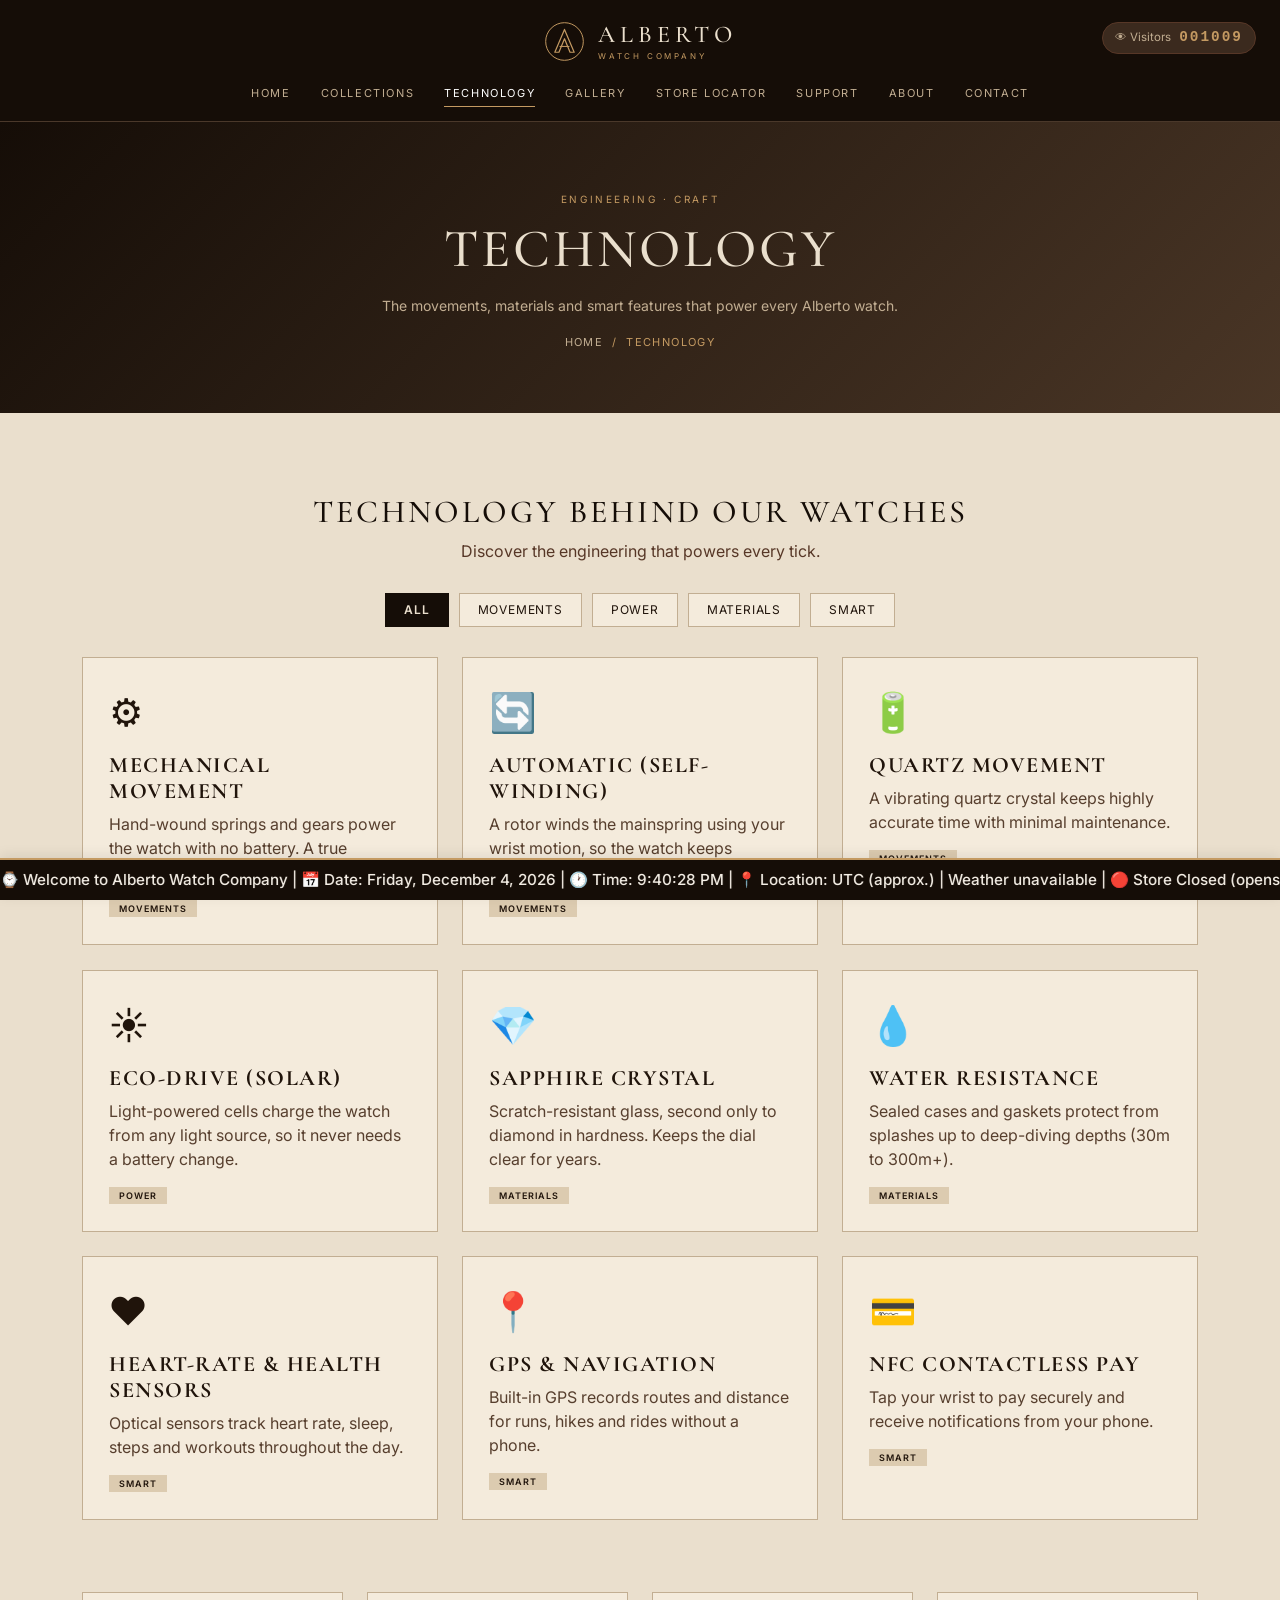
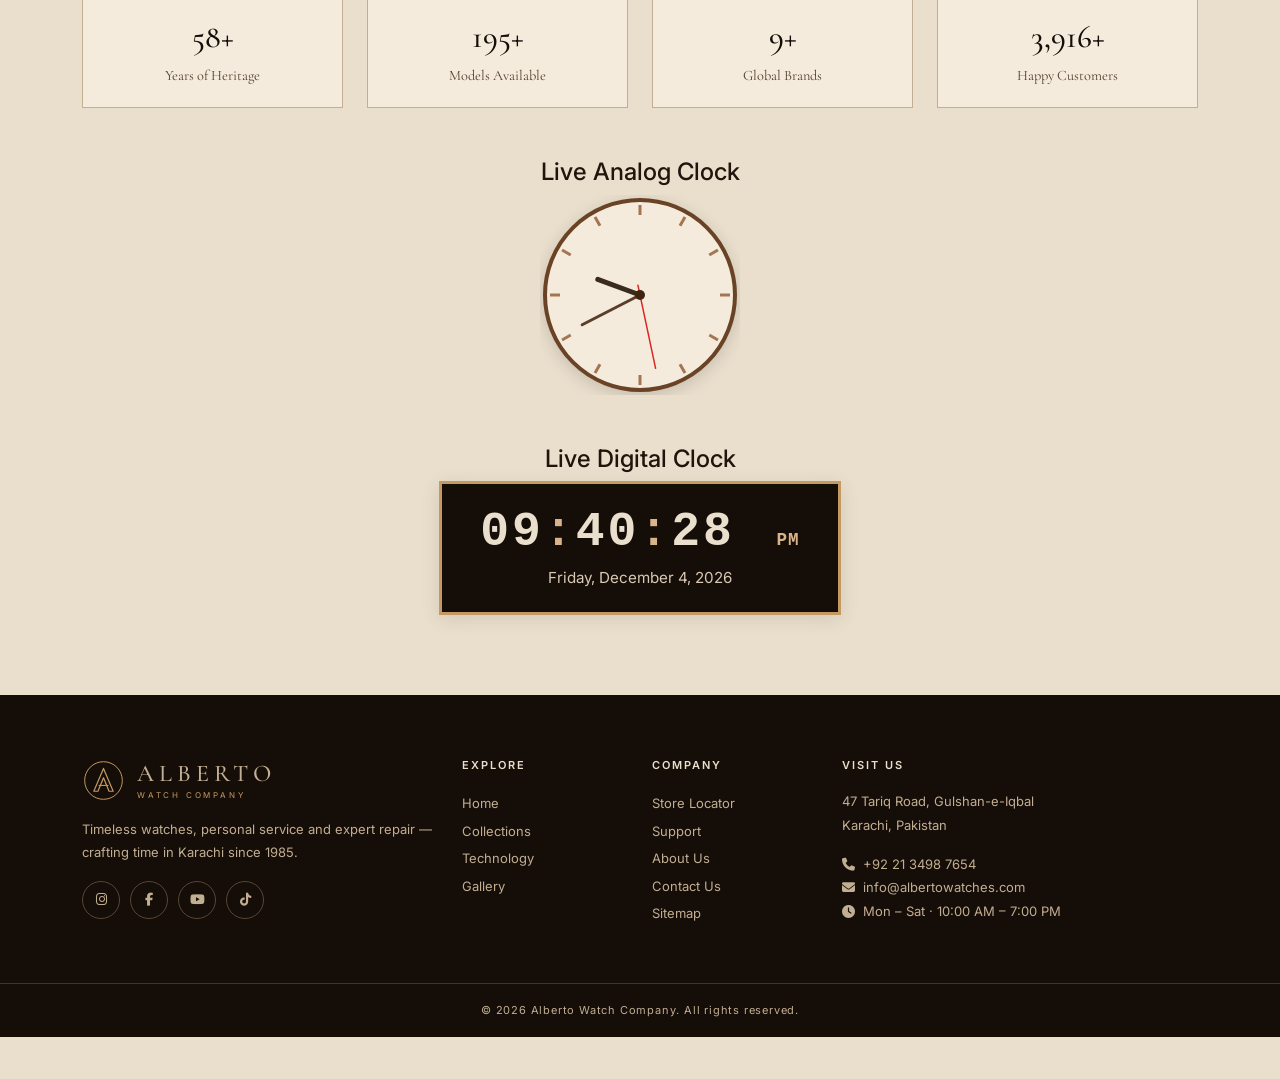
<file: technology.html>
<!DOCTYPE html>
<html lang="en">
<head>
<meta charset="UTF-8">
<meta name="viewport" content="width=device-width, initial-scale=1.0">
<meta name="description" content="The technology behind Alberto watches: movements, power, materials and smart features.">
<title>Technology | Alberto Watch Company</title>
<link rel="preconnect" href="https://fonts.googleapis.com"><link rel="preconnect" href="https://fonts.gstatic.com" crossorigin>
<link href="https://fonts.googleapis.com/css2?family=Cormorant+Garamond:wght@300;400;500;600&family=Inter:wght@300;400;500;600&display=swap" rel="stylesheet">
<link href="https://cdn.jsdelivr.net/npm/bootstrap@5.3.3/dist/css/bootstrap.min.css" rel="stylesheet">
<link rel="stylesheet" href="https://cdnjs.cloudflare.com/ajax/libs/font-awesome/6.5.1/css/all.min.css">
<link rel="stylesheet" href="css/member3.css">
<link rel="stylesheet" href="css/style.css">
</head>
<body>
<a class="visually-hidden-focusable" href="#main">Skip to content</a>
<header class="site-header">
  <div class="header-inner">
    <a class="logo" href="index.html" aria-label="Alberto Watch Company home"><svg class="logo-mark" viewBox="0 0 48 48" aria-hidden="true" focusable="false"><circle cx="24" cy="24" r="21" fill="none" stroke="currentColor" stroke-width="1.1"/><path d="M24 10.5 13.2 36h4.6l6.2-15.1L30.2 36h4.6L24 10.5Z" fill="none" stroke="currentColor" stroke-width="1.35" stroke-linejoin="round"/><path d="M18.5 29.5h11" fill="none" stroke="currentColor" stroke-width="1.15"/></svg><span class="logo-copy"><span class="logo-name">ALBERTO</span><span class="logo-caption">WATCH COMPANY</span></span></a>
    <div class="header-visitors"><div class="visitor-badge" id="visitorBadge" title="Total visitors"><span class="v-label">&#128065; Visitors</span><span class="v-count" id="visitorCount">000000</span></div></div>
    <button class="nav-toggle" id="navToggle" aria-label="Toggle menu" aria-expanded="false" aria-controls="mainNav"><i class="fa-solid fa-bars"></i></button>
    <nav class="main-nav" id="mainNav" aria-label="Main navigation"><ul><li><a href="index.html">Home</a></li><li><a href="collections.html">Collections</a></li><li><a href="technology.html" class="active" aria-current="page">Technology</a></li><li><a href="gallery.html">Gallery</a></li><li><a href="store-locator.html">Store Locator</a></li><li><a href="support.html">Support</a></li><li><a href="about.html">About</a></li><li><a href="contact.html">Contact</a></li></ul></nav>
  </div>
</header>
<main id="main">
<section class="page-hero"><span class="kicker">Engineering &middot; Craft</span><h1>Technology</h1><p>The movements, materials and smart features that power every Alberto watch.</p><div class="crumbs"><a href="index.html">Home</a> &nbsp;/&nbsp; Technology</div></section><section class="section" aria-label="Technology">
    <div class="container">
      <h2 class="section-title reveal">Technology Behind Our Watches</h2>
      <p class="section-sub reveal">Discover the engineering that powers every tick.</p>

      <div class="tech-filters reveal" id="techFilters"></div>
      <div class="row g-4" id="techGrid"></div>

      <div class="row text-center mt-5 g-4 stats reveal">
        <div class="col-6 col-md-3"><div class="stat"><span class="counter" data-target="150">0</span>+<p>Years of Heritage</p></div></div>
        <div class="col-6 col-md-3"><div class="stat"><span class="counter" data-target="500">0</span>+<p>Models Available</p></div></div>
        <div class="col-6 col-md-3"><div class="stat"><span class="counter" data-target="25">0</span>+<p>Global Brands</p></div></div>
        <div class="col-6 col-md-3"><div class="stat"><span class="counter" data-target="10000">0</span>+<p>Happy Customers</p></div></div>
      </div>

      <div class="clock-wrap reveal">
        <h4>Live Analog Clock</h4>
        <svg id="analogClock" viewBox="0 0 200 200" width="200" height="200" aria-label="Analog clock">
          <circle cx="100" cy="100" r="95" class="clock-face"/>
          <g id="clockTicks"></g>
          <line id="hHand" x1="100" y1="100" x2="100" y2="55" class="hand h"/>
          <line id="mHand" x1="100" y1="100" x2="100" y2="35" class="hand m"/>
          <line id="sHand" x1="100" y1="110" x2="100" y2="25" class="hand s"/>
          <circle cx="100" cy="100" r="5" class="clock-dot"/>
        </svg>
      </div>
    </div>

    <div class="clock-wrap reveal">
  <h4>Live Digital Clock</h4>
  <div class="digital-clock" id="digitalClock">
    <div class="dc-time">
      <span id="dcHours">00</span><span class="dc-colon">:</span><span id="dcMinutes">00</span><span class="dc-colon">:</span><span id="dcSeconds">00</span>
      <span class="dc-ampm" id="dcAmPm">AM</span>
    </div>
    <div class="dc-date" id="dcDate"></div>
  </div>
</div>
  </section>
</main>
<footer class="site-footer">
  <div class="container">
    <div class="row g-4">
      <div class="col-lg-4">
        <a class="logo mb-3" href="index.html"><svg class="logo-mark" viewBox="0 0 48 48" aria-hidden="true" focusable="false"><circle cx="24" cy="24" r="21" fill="none" stroke="currentColor" stroke-width="1.1"/><path d="M24 10.5 13.2 36h4.6l6.2-15.1L30.2 36h4.6L24 10.5Z" fill="none" stroke="currentColor" stroke-width="1.35" stroke-linejoin="round"/><path d="M18.5 29.5h11" fill="none" stroke="currentColor" stroke-width="1.15"/></svg><span class="logo-copy"><span class="logo-name">ALBERTO</span><span class="logo-caption">WATCH COMPANY</span></span></a>
        <p>Timeless watches, personal service and expert repair &mdash; crafting time in Karachi since 1985.</p>
        <div class="social-row">
          <a href="https://www.instagram.com/" target="_blank" rel="noopener" aria-label="Instagram"><i class="fa-brands fa-instagram"></i></a>
          <a href="https://www.facebook.com/" target="_blank" rel="noopener" aria-label="Facebook"><i class="fa-brands fa-facebook-f"></i></a>
          <a href="https://youtu.be/l4fhKC6NkHA?si=QsS2JALAt3VEuIbz" target="_blank" rel="noopener" aria-label="YouTube"><i class="fa-brands fa-youtube"></i></a>
          <a href="https://www.tiktok.com/@albertomariabergo?is_from_webapp=1&amp;sender_device=pc" target="_blank" rel="noopener" aria-label="TikTok"><i class="fa-brands fa-tiktok"></i></a>
        </div>
      </div>
      <div class="col-6 col-lg-2 footer-links"><h4>Explore</h4><a href="index.html">Home</a><a href="collections.html">Collections</a><a href="technology.html">Technology</a><a href="gallery.html">Gallery</a></div>
      <div class="col-6 col-lg-2 footer-links"><h4>Company</h4><a href="store-locator.html">Store Locator</a><a href="support.html">Support</a><a href="about.html">About Us</a><a href="contact.html">Contact Us</a><a href="sitemap.html">Sitemap</a></div>
      <div class="col-lg-4"><h4>Visit Us</h4>
        <p>47 Tariq Road, Gulshan-e-Iqbal<br>Karachi, Pakistan</p>
        <p><i class="fa-solid fa-phone me-2"></i>+92 21 3498 7654<br><i class="fa-solid fa-envelope me-2"></i>info@albertowatches.com<br><i class="fa-solid fa-clock me-2"></i>Mon &ndash; Sat &middot; 10:00 AM &ndash; 7:00 PM</p>
      </div>
    </div>
  </div>
  <div class="footer-bottom">&copy; 2026 Alberto Watch Company. All rights reserved.</div>
</footer>
<button id="toTop" class="to-top" aria-label="Back to top">&uarr;</button>
<div class="ticker" id="ticker" aria-label="Date, time, location and weather"><div class="ticker-track"><span class="ticker-item"></span><span class="ticker-item"></span></div></div>
<script src="https://cdnjs.cloudflare.com/ajax/libs/jquery/3.7.1/jquery.min.js"></script>
<script src="https://cdn.jsdelivr.net/npm/bootstrap@5.3.3/dist/js/bootstrap.bundle.min.js"></script>
<script src="js/data.js"></script>
<script src="js/products.js"></script>
<script src="js/member3.js"></script>
<script src="js/main.js"></script>
</body>
</html>
</file>
<file: css/member3.css>
/* ===== Member 3 Styles (LIGHT / WHITE THEME) ===== */
:root{
  --bg:#eadfcd; --bg-alt:#dccbb0; --card:#f4ebdc; --gold:#3f2410; --gold-2:#6a4226; --gold-soft:#e3d2b6;
  --text:#20140b; --muted:#573f2e; --border:#c2ae92; --danger:#b91c1c; --ok:#4d7c0f;
  --shadow:0 4px 18px rgba(59,42,30,.12);
}
html{scroll-behavior:smooth}
body{background:var(--bg);color:var(--text);font-family:'Segoe UI',system-ui,sans-serif;padding-bottom:50px}


/* visitor counter */
.visitor-badge{display:flex;align-items:center;gap:8px;background:#fff;border:1px solid var(--gold-2);border-radius:30px;padding:5px 14px;box-shadow:0 2px 10px rgba(184,144,43,.25)}
.v-label{font-size:.8rem;color:var(--muted)}
.v-count{font-family:'Courier New',monospace;font-weight:700;color:var(--gold);letter-spacing:2px}
.v-count.pop{animation:pop .6s ease}
@keyframes pop{50%{transform:scale(1.3)}}

/* sections */
.section{padding:80px 0}
.section.alt{background:var(--bg-alt)}
.section-title{color:var(--gold);text-align:center;font-weight:700}
.section-sub{text-align:center;color:var(--muted);margin-bottom:30px}

/* scroll reveal / fade */
.reveal{opacity:0;transform:translateY(30px);transition:opacity .8s ease,transform .8s ease}
.reveal.show{opacity:1;transform:none}

/* filter buttons */
.tech-filters{display:flex;flex-wrap:wrap;justify-content:center;gap:10px;margin-bottom:30px}
.f-btn{background:#fff;color:var(--text);border:1px solid var(--gold-2);padding:6px 18px;border-radius:25px;cursor:pointer;transition:.3s}
.f-btn:hover{background:var(--gold-soft)}
.f-btn.active{background:var(--gold);color:#fff;border-color:var(--gold);font-weight:600}

/* technology cards */
.tech-card{background:var(--card);border:1px solid var(--border);border-radius:14px;padding:26px;height:100%;box-shadow:var(--shadow);transition:transform .3s,box-shadow .3s,border-color .3s;animation:fadeIn .6s ease both}
.tech-card:hover{transform:translateY(-8px);border-color:var(--gold-2);box-shadow:0 12px 28px rgba(184,144,43,.22)}
.tech-icon{font-size:2.4rem;margin-bottom:10px}
.tech-card h5{color:var(--text);font-weight:700}
.tech-card p{color:var(--muted);margin-bottom:10px}
.tech-tag{font-size:.75rem;background:var(--gold-soft);color:var(--gold);padding:3px 10px;border-radius:12px;font-weight:600}
@keyframes fadeIn{from{opacity:0;transform:scale(.95)}to{opacity:1;transform:none}}

/* stats */
.stat{background:var(--card);border-radius:14px;padding:20px;border:1px solid var(--border);box-shadow:var(--shadow);font-size:2rem;font-weight:700;color:var(--gold)}
.stat p{font-size:.9rem;color:var(--muted);font-weight:400;margin:4px 0 0}

/* analog clock */
.clock-wrap{text-align:center;margin-top:50px}
.clock-face{fill:#fff;stroke:var(--gold-2);stroke-width:4;filter:drop-shadow(0 4px 8px rgba(0,0,0,.15))}
.hand{stroke-linecap:round}
.hand.h{stroke:#1f2937;stroke-width:5}
.hand.m{stroke:#374151;stroke-width:3}
.hand.s{stroke:#dc2626;stroke-width:1.5}
.clock-dot{fill:var(--gold)}

/* ===== Digital Clock ===== */
.digital-clock{display:inline-block;background:#150d07;color:#eadfcd;border:3px solid var(--gold-2);border-radius:18px;padding:22px 38px;box-shadow:var(--shadow)}
.dc-time{font-family:'Courier New',monospace;font-size:3rem;font-weight:700;letter-spacing:3px;line-height:1.1}
.dc-colon{color:#d9b48a;animation:dcBlink 1s infinite}
.dc-ampm{font-size:1.1rem;margin-left:10px;color:#d9b48a;letter-spacing:1px}
.dc-date{margin-top:8px;font-size:.95rem;color:#d9c9b4}
@keyframes dcBlink{0%,49%{opacity:1}50%,100%{opacity:.2}}
@media (max-width:576px){
  .digital-clock{padding:16px 20px}
  .dc-time{font-size:2.1rem;letter-spacing:1px}
}

/* gallery */
.g-item{position:relative;overflow:hidden;border-radius:12px;cursor:pointer;aspect-ratio:1/1;background:#dccbb0;box-shadow:var(--shadow);animation:fadeIn .6s ease both}
.g-item img{width:100%;height:100%;object-fit:cover;transition:transform .5s}
.g-item:hover img{transform:scale(1.1)}
.g-cap{position:absolute;inset:auto 0 0 0;padding:10px;background:linear-gradient(transparent,rgba(31,41,55,.85));color:#fff;transform:translateY(100%);transition:.4s}
.g-item:hover .g-cap{transform:none}

/* lightbox */
.lightbox{position:fixed;inset:0;background:rgba(255,255,255,.96);display:flex;align-items:center;justify-content:center;z-index:3000;opacity:0;visibility:hidden;transition:.35s}
.lightbox.open{opacity:1;visibility:visible}
.lightbox figure{max-width:90vw;max-height:85vh;text-align:center;margin:0}
.lightbox img{max-width:100%;max-height:75vh;border-radius:12px;border:2px solid var(--gold-2);box-shadow:var(--shadow)}
.lightbox figcaption{color:var(--text);margin-top:10px;font-weight:600}
.lb-close{position:absolute;top:15px;right:25px;font-size:2.5rem;background:none;border:none;color:var(--text);cursor:pointer}
.lb-nav{position:absolute;top:50%;transform:translateY(-50%);background:#fff;border:1px solid var(--border);color:var(--text);font-size:1.6rem;padding:10px 16px;cursor:pointer;border-radius:8px;box-shadow:var(--shadow)}
.lb-nav:hover,.lb-close:hover{color:var(--gold)}
.lb-prev{left:15px}.lb-next{right:15px}

/* store status */
.store-status{display:flex;justify-content:center;margin-bottom:30px}
.status-pill{display:inline-flex;align-items:center;gap:10px;padding:8px 20px;border-radius:30px;font-weight:600;background:#fff;border:1px solid var(--border);box-shadow:var(--shadow)}
.status-pill .dot{width:12px;height:12px;border-radius:50%;background:var(--danger);box-shadow:0 0 0 0 rgba(220,38,38,.5)}
.status-pill.open{border-color:#86efac;background:#f0fdf4;color:#166534}
.status-pill.open .dot{background:var(--ok);animation:pulse 1.8s infinite}
.status-pill.closed{border-color:#fecaca;background:#fef2f2;color:#991b1b}
@keyframes pulse{0%{box-shadow:0 0 0 0 rgba(22,163,74,.5)}70%{box-shadow:0 0 0 10px rgba(22,163,74,0)}100%{box-shadow:0 0 0 0 rgba(22,163,74,0)}}

/* support */
.support-card{background:var(--card);border:1px solid var(--border);border-radius:14px;padding:24px;text-align:center;height:100%;box-shadow:var(--shadow);transition:.3s}
.support-card:hover{border-color:var(--gold-2);transform:translateY(-6px)}
.support-card .ic{font-size:2.2rem}
.support-card h5{color:var(--text);margin-top:8px;font-weight:700}
.support-card p{color:var(--muted);margin:0}

/* repair tracker */
.tracker{background:var(--card);border:1px solid var(--border);border-radius:14px;padding:28px;box-shadow:var(--shadow)}
.tracker h4{color:var(--gold);font-weight:700}
.track-form{display:flex;gap:10px;flex-wrap:wrap;margin:14px 0 6px}
.track-form input{flex:1 1 220px;text-transform:uppercase}
.track-hint{font-size:.82rem;color:var(--muted)}
.track-result{margin-top:22px}
.track-info{display:flex;flex-wrap:wrap;gap:8px 30px;margin-bottom:20px}
.track-info div{font-size:.95rem}
.track-info b{color:var(--text)}
.stepper{list-style:none;padding:0;margin:0;display:flex;justify-content:space-between;position:relative}
.stepper::before{content:"";position:absolute;top:17px;left:8%;right:8%;height:4px;background:var(--border);z-index:0}
.stepper li{position:relative;z-index:1;flex:1;text-align:center;font-size:.82rem;color:var(--muted)}
.stepper .bubble{width:36px;height:36px;border-radius:50%;margin:0 auto 6px;display:flex;align-items:center;justify-content:center;background:#fff;border:3px solid var(--border);font-weight:700}
.stepper li.done .bubble{background:var(--ok);border-color:var(--ok);color:#fff}
.stepper li.current .bubble{background:var(--gold-2);border-color:var(--gold);color:#fff;animation:pulse2 1.6s infinite}
.stepper li.done,.stepper li.current{color:var(--text);font-weight:600}
@keyframes pulse2{0%{box-shadow:0 0 0 0 rgba(212,175,55,.6)}70%{box-shadow:0 0 0 10px rgba(212,175,55,0)}100%{box-shadow:0 0 0 0 rgba(212,175,55,0)}}
.track-error{color:var(--danger);margin-top:14px}
.ready-msg{margin-top:18px;padding:10px 16px;background:#f0fdf4;border:1px solid #86efac;border-radius:10px;color:#166534}

.faq-item{background:var(--card);border:1px solid var(--border);border-radius:10px;margin-bottom:10px;overflow:hidden;box-shadow:var(--shadow)}
.faq-q{width:100%;text-align:left;background:none;border:none;color:var(--text);padding:14px 18px;display:flex;justify-content:space-between;cursor:pointer;font-weight:600}
.faq-q:hover{color:var(--gold)}
.faq-q .arrow{transition:transform .3s;color:var(--gold)}
.faq-item.open .arrow{transform:rotate(180deg)}
.faq-a{max-height:0;overflow:hidden;transition:max-height .4s ease;color:var(--muted);padding:0 18px}
.faq-item.open .faq-a{max-height:200px;padding-bottom:14px}
.support-form{background:var(--card);padding:24px;border-radius:14px;border:1px solid var(--border);box-shadow:var(--shadow)}
.support-form .form-control:focus,.support-form .form-select:focus,.track-form input:focus{border-color:var(--gold-2);box-shadow:0 0 0 .2rem rgba(212,175,55,.25)}
.err{color:var(--danger);font-size:.82rem;min-height:1em}
.success-msg{color:var(--ok);margin-top:12px;text-align:center;font-weight:600}
.btn-gold{background:var(--gold);color:#fff;font-weight:600;border:none}
.btn-gold:hover{background:var(--gold-2);color:#fff}

/* back to top */
.to-top{position:fixed;right:20px;bottom:65px;width:44px;height:44px;border-radius:50%;border:none;background:var(--gold);color:#fff;font-size:1.3rem;opacity:0;visibility:hidden;transition:.3s;z-index:1500;cursor:pointer;box-shadow:var(--shadow)}
.to-top.show{opacity:1;visibility:visible}

/* bottom scrolling ticker */
.ticker{position:fixed;left:0;right:0;bottom:0;height:42px;background:#fff;border-top:3px solid var(--gold-2);box-shadow:0 -3px 12px rgba(0,0,0,.08);overflow:hidden;z-index:2000;display:flex;align-items:center}
.ticker-track{display:flex;white-space:nowrap;animation:scroll 40s linear infinite;will-change:transform}
.ticker:hover .ticker-track{animation-play-state:paused}
.ticker-item{padding-right:60px;color:var(--text);font-size:.95rem;font-weight:500}
@keyframes scroll{from{transform:translateX(0)}to{transform:translateX(-50%)}}

@media (max-width:576px){
  .section{padding:55px 0}
  .visitor-badge{padding:4px 10px}
  .ticker-item{font-size:.82rem}
  .stepper li{font-size:.68rem}
  .stepper .bubble{width:30px;height:30px}
  .stepper::before{top:14px}
}


/* ===== Gallery: sab images ek jitni ===== */
#galleryGrid .g-item{height:260px;aspect-ratio:auto;background:#dccbb0}
#galleryGrid .g-item img{width:100%;height:100%;object-fit:cover;object-position:center;display:block}
.lightbox img{width:min(90vw,720px);height:min(70vh,520px);object-fit:contain;background:#fbf7f0}
@media (max-width:576px){ #galleryGrid .g-item{height:180px} }

/* ===== Beige + Dark Brown overrides ===== */
.visitor-badge,.f-btn,.status-pill,.lb-nav{background:var(--card)}
.visitor-badge{box-shadow:0 2px 10px rgba(107,68,35,.25)}
.f-btn:hover{background:var(--gold-soft)}
.tech-card:hover{box-shadow:0 12px 28px rgba(107,68,35,.25)}
.clock-face{fill:var(--card)}
.hand.h{stroke:#3b2a1e}
.hand.m{stroke:#5a3e2b}
.stepper .bubble{background:var(--card)}
.lightbox{background:rgba(234,223,205,.97)}
.ticker{background:#150d07;border-top-color:#a47551}
.ticker-item{color:#f5efe6}
.support-form .form-control,.support-form .form-select,.track-form input{background:#f8f0e2;border-color:var(--border);color:var(--text)}
.support-form .form-control:focus,.support-form .form-select:focus,.track-form input:focus{border-color:var(--gold-2);box-shadow:0 0 0 .2rem rgba(164,117,81,.25)}
.status-pill.open{background:#eef3e0;border-color:#b6c98a;color:#3f5f0b}
.status-pill.closed{background:#f6e6e1;border-color:#e0b4a8;color:#8a2c1c}
.ready-msg{background:#eef3e0;border-color:#b6c98a;color:#3f5f0b}
</file>
<file: css/style.css>
/* ===== Alberto Watch Company - global theme (Beige + Dark Brown) ===== */
:root{
  --cream:#eadfcd; --beige:#dccbb0; --beige-dark:#c2ae92; --tan:#c49a62;
  --brown:#573727; --dark:#150d07; --dark-2:#20140b;
}
*{box-sizing:border-box}
html{scroll-behavior:smooth}
body{font-family:'Inter',system-ui,sans-serif;background:var(--cream);color:var(--dark-2);padding-bottom:42px;font-weight:400}
h1,h2,h3,.serif{font-family:'Cormorant Garamond',serif;text-transform:uppercase;letter-spacing:3px;font-weight:500;color:var(--dark)}
a{color:inherit}
img{max-width:100%}
.visually-hidden-focusable:focus{background:#fff;padding:6px}

/* ---------- HEADER / NAVBAR ---------- */
.site-header{background:var(--dark);color:var(--beige);position:sticky;top:0;z-index:1000;border-bottom:1px solid #4a382a;transition:box-shadow .3s}
.site-header.scrolled{box-shadow:0 6px 22px rgba(0,0,0,.35)}
.header-inner{max-width:1280px;margin:0 auto;padding:20px 24px 14px;display:flex;flex-direction:column;align-items:center;position:relative}
.logo{display:inline-flex;align-items:center;gap:12px;color:var(--cream);text-decoration:none}
.logo-mark{width:43px;height:43px;flex:0 0 43px;color:var(--tan)}
.logo-copy{display:flex;flex-direction:column;line-height:1}
.logo-name{font-family:'Cormorant Garamond',serif;letter-spacing:5px;font-size:24px;font-weight:500}
.logo-caption{margin-top:5px;color:var(--tan);font-size:8px;letter-spacing:2.8px}
.main-nav ul{list-style:none;display:flex;flex-wrap:wrap;justify-content:center;gap:6px 30px;margin:16px 0 0;padding:0}
.main-nav a{display:inline-block;text-decoration:none;color:var(--beige-dark);font-size:11px;letter-spacing:1.6px;text-transform:uppercase;padding:4px 0;border-bottom:1px solid transparent;transition:.25s}
.main-nav a:hover,.main-nav a.active{color:#fff;border-bottom-color:var(--tan)}
.nav-toggle{display:none;background:none;border:1px solid #5a4636;color:var(--cream);width:42px;height:38px;border-radius:6px;font-size:1.2rem;cursor:pointer}
.header-visitors{position:absolute;right:24px;top:22px}
.visitor-badge{background:#3b2a1e;border:1px solid var(--brown);box-shadow:none;padding:4px 12px}
.visitor-badge .v-label{color:var(--beige-dark);font-size:.72rem}
.visitor-badge .v-count{color:var(--tan);font-size:.9rem}

@media (max-width:991.98px){
  .header-inner{flex-direction:row;flex-wrap:wrap;justify-content:space-between;padding:12px 16px}
  .logo-name{font-size:20px;letter-spacing:4px}.logo-mark{width:36px;height:36px;flex-basis:36px}
  .nav-toggle{display:block;order:3}
  .header-visitors{position:static;order:2;margin-left:auto;margin-right:10px}
  .visitor-badge .v-label{display:none}
  .main-nav{order:4;width:100%;display:none;padding:6px 0 10px}
  .main-nav.open{display:block}
  .main-nav ul{flex-direction:column;align-items:stretch;gap:0;margin-top:8px}
  .main-nav a{display:block;padding:12px 4px;border-bottom:1px solid #43332a}
}

/* ---------- GENERIC BLOCKS ---------- */
.section-pad{padding:84px 0}
.bg-white-soft{background:#f4ebdc}
.bg-beige{background:var(--beige)}
.kicker{display:block;margin-bottom:10px;color:var(--brown);font-size:10px;letter-spacing:2.6px;text-transform:uppercase}
.head-block{text-align:center;max-width:680px;margin:0 auto 46px}
.head-block h2{font-size:clamp(28px,4vw,42px);margin-bottom:12px}
.head-block p{color:var(--brown);font-size:14px;line-height:1.8}
.page-hero{background:linear-gradient(135deg,var(--dark) 0%,#4a3626 100%);color:var(--beige);text-align:center;padding:70px 20px 62px}
.page-hero h1{color:var(--cream);font-size:clamp(32px,5vw,54px);margin:6px 0 12px}
.page-hero .kicker{color:var(--tan)}
.page-hero p{max-width:560px;margin:0 auto;color:var(--beige-dark);font-size:14px;line-height:1.8}
.crumbs{margin-top:16px;font-size:11px;letter-spacing:1.4px;text-transform:uppercase;color:var(--tan)}
.crumbs a{text-decoration:none;color:var(--beige-dark)}.crumbs a:hover{color:#fff}
.btn-brown{background:var(--dark-2);color:var(--cream);border:1px solid var(--dark-2);border-radius:0;letter-spacing:1.6px;font-size:11px;text-transform:uppercase;padding:13px 28px;transition:.25s;text-decoration:none;display:inline-block}
.btn-brown:hover{background:var(--brown);border-color:var(--brown);color:#fff}
.btn-outline-brown{background:transparent;color:var(--dark-2);border:1px solid var(--dark-2);border-radius:0;letter-spacing:1.6px;font-size:11px;text-transform:uppercase;padding:13px 28px;transition:.25s;text-decoration:none;display:inline-block}
.btn-outline-brown:hover{background:var(--dark-2);color:var(--cream)}
.section-title{font-family:'Cormorant Garamond',serif;color:var(--dark);text-transform:uppercase;letter-spacing:3px;font-weight:500}

/* ---------- HOME: slider ---------- */
.watch-slider{width:92%;max-width:1100px;aspect-ratio:16/9;margin:36px auto;background:var(--beige);overflow:hidden;box-shadow:0 18px 50px rgba(21,13,7,.3)}
.watch-slider .carousel-inner,.watch-slider .carousel-item{height:100%;background:var(--beige)}
.watch-slider .carousel-item{position:relative;overflow:hidden}
.watch-slider .slide-bg{position:absolute;inset:-25px;background-size:cover;background-position:center;filter:blur(24px) brightness(.8)}
.watch-slider .carousel-item img{position:relative;display:block;width:100%;height:100%;object-fit:cover;object-position:center}
.watch-slider .carousel-item.plain{background:radial-gradient(ellipse at center,#efe3cf 0%,#dccbb0 65%,#c9b494 100%)}
.watch-slider .carousel-item.plain img{padding:0}
.slide-caption{position:absolute;left:0;right:0;bottom:0;z-index:3;padding:46px 8% 34px;background:linear-gradient(transparent,rgba(21,13,7,.85));color:#fff;text-align:left}
.slide-caption h2{color:#fff;font-size:clamp(20px,3.4vw,38px);margin:0 0 6px}
.slide-caption p{margin:0;font-size:13px;color:var(--beige);max-width:520px}
.carousel-control-prev-icon,.carousel-control-next-icon{background-color:rgba(21,13,7,.7);border-radius:50%;width:38px;height:38px;background-size:50%}
.carousel-indicators{z-index:4}
@media (max-width:480px){.watch-slider{width:100%;aspect-ratio:4/3;margin:0 0 20px;box-shadow:none}.slide-caption p{display:none}}

/* collection cards */
.collection-grid{display:grid;grid-template-columns:repeat(3,minmax(0,1fr));gap:24px}
.c-card{display:flex;flex-direction:column;background:var(--cream);border:1px solid var(--beige-dark);transition:transform .3s,box-shadow .3s}
.c-card:hover{transform:translateY(-6px);box-shadow:0 16px 34px rgba(21,13,7,.18)}
.c-img{display:block;aspect-ratio:1.16/1;overflow:hidden;background:var(--beige)}
.c-img img{width:100%;height:100%;object-fit:cover;transition:transform .5s}
.c-img img.cutout{padding:10%;object-fit:contain;background:radial-gradient(ellipse at center,#efe3cf,#dccbb0 78%)}
.c-card:hover .c-img img{transform:scale(1.05)}
.c-copy{display:flex;flex-direction:column;align-items:flex-start;flex:1;padding:22px 22px 26px}
.c-img.white{background:#fff}
.c-img.white img{padding:6%;object-fit:contain}
.c-label{display:block;margin-bottom:8px;color:var(--brown);font-size:9px;letter-spacing:2px;text-transform:uppercase}
.c-copy h3{font-size:24px;margin:0 0 9px}
.c-copy p{color:var(--brown);font-size:13px;line-height:1.7;min-height:44px}
.link-arrow{margin-top:auto;display:inline-flex;gap:9px;padding-bottom:5px;border-bottom:1px solid var(--tan);color:var(--dark);font-size:10px;letter-spacing:1.6px;text-decoration:none;text-transform:uppercase;transition:gap .2s}
.link-arrow:hover{gap:15px;color:var(--brown)}
@media (max-width:800px){.collection-grid{grid-template-columns:repeat(2,minmax(0,1fr))}}
@media (max-width:520px){.collection-grid{grid-template-columns:1fr}}

/* stats band */
.stats-band{background:var(--dark);color:var(--beige);padding:64px 0;text-align:center}
.stat-box b{display:block;font-family:'Cormorant Garamond',serif;font-weight:400;font-size:clamp(36px,5vw,56px);color:var(--tan);line-height:1.1}
.stat-box span{font-size:10px;letter-spacing:1.8px;text-transform:uppercase;color:var(--beige-dark)}
.stat-box .counter{font:inherit;color:inherit}

/* why choose */
.why-card{padding:30px 24px;border:1px solid var(--beige-dark);background:#f4ebdc;height:100%;transition:.3s}
.why-card:hover{border-color:var(--brown);transform:translateY(-4px)}
.why-card i{font-size:1.6rem;color:var(--brown);margin-bottom:16px;display:block}
.why-card h4{font-family:'Inter',sans-serif;font-size:12px;letter-spacing:1.8px;text-transform:uppercase;font-weight:600;color:var(--dark);margin-bottom:10px}
.why-card p{font-size:13px;color:var(--brown);line-height:1.75;margin:0}

/* CTA */
.cta-band{background:var(--beige);text-align:center;padding:90px 20px}
.cta-band h2{font-size:clamp(30px,5vw,50px);line-height:1.2;margin-bottom:26px}

/* ---------- COLLECTIONS ---------- */
.shop-toolbar{display:flex;flex-wrap:wrap;gap:14px;justify-content:space-between;align-items:center;margin-bottom:28px}
.result-count{margin:0;color:var(--brown);font-size:13px;letter-spacing:.5px}
.toolbar-controls{display:flex;flex-wrap:wrap;gap:10px}
.toolbar-controls .form-control,.toolbar-controls .form-select{border-radius:0;border-color:var(--beige-dark);background-color:#f4ebdc;color:var(--dark-2);font-size:13px;min-width:190px}
.toolbar-controls .form-control:focus,.toolbar-controls .form-select:focus{border-color:var(--brown);box-shadow:0 0 0 .2rem rgba(87,55,39,.2)}
.cat-pills{display:flex;flex-wrap:wrap;gap:10px;justify-content:center;margin-bottom:26px}
.product-grid{display:grid;grid-template-columns:repeat(4,minmax(0,1fr));gap:22px}
.p-card{background:#f4ebdc;border:1px solid var(--beige-dark);cursor:pointer;display:flex;flex-direction:column;transition:transform .3s,box-shadow .3s;position:relative;animation:fadeIn .5s ease both}
.p-card:hover{transform:translateY(-6px);box-shadow:0 16px 32px rgba(21,13,7,.18)}
.p-card:focus-visible{outline:2px solid var(--brown);outline-offset:2px}
.p-img{aspect-ratio:1/1;overflow:hidden;background:var(--beige)}
.p-img img{width:100%;height:100%;object-fit:cover;transition:transform .5s}
.p-card:hover .p-img img{transform:scale(1.06)}
.p-badge{position:absolute;top:10px;left:10px;background:var(--dark);color:var(--tan);font-size:9px;letter-spacing:1.5px;text-transform:uppercase;padding:4px 10px;z-index:2}
.p-info{padding:16px 16px 18px;display:flex;flex-direction:column;gap:5px;flex:1}
.p-cat{font-size:9px;letter-spacing:2px;text-transform:uppercase;color:var(--brown)}
.p-name{overflow-wrap:anywhere;font-family:'Cormorant Garamond',serif;font-size:20px;font-weight:600;color:var(--dark);line-height:1.2;margin:0}
.p-price{margin-top:auto;padding-top:8px;font-weight:600;color:var(--dark-2);font-size:14px}
.no-results{text-align:center;padding:60px 0;color:var(--brown)}
@media (max-width:1100px){.product-grid{grid-template-columns:repeat(3,minmax(0,1fr))}}
@media (max-width:760px){.product-grid{grid-template-columns:repeat(2,minmax(0,1fr));gap:14px}.toolbar-controls,.toolbar-controls>*{width:100%}.p-name{font-size:17px}}
@media (max-width:380px){.product-grid{grid-template-columns:1fr}}
.modal-content{border-radius:0;background:var(--cream);border:1px solid var(--beige-dark)}
.modal-img{width:100%;height:100%;min-height:340px;object-fit:contain;background:#fff;display:block}
.modal-title-serif{font-family:'Cormorant Garamond',serif;font-size:32px;text-transform:uppercase;letter-spacing:2px;color:var(--dark)}
.spec-table{width:100%;font-size:13px;margin:16px 0 22px}
.spec-table td{padding:8px 0;border-bottom:1px solid var(--beige-dark)}
.spec-table td:first-child{color:var(--brown);width:36%;text-transform:uppercase;font-size:10px;letter-spacing:1.4px}
.modal-price{font-size:24px;font-weight:600;color:var(--dark)}

/* ---------- ABOUT / CONTACT / STORE ---------- */
.about-photo{width:100%;aspect-ratio:4/3;object-fit:cover;border:1px solid var(--beige-dark)}
.about-text p{font-size:15px;line-height:1.9;color:#5a4636}
.timeline{position:relative;max-width:760px;margin:0 auto;padding-left:30px;border-left:2px solid var(--beige-dark)}
.tl-item{position:relative;margin-bottom:34px}
.tl-item::before{content:"";position:absolute;left:-39px;top:6px;width:14px;height:14px;border-radius:50%;background:var(--dark);border:3px solid var(--cream)}
.tl-item b{font-family:'Cormorant Garamond',serif;font-size:26px;color:var(--dark)}
.tl-item p{margin:4px 0 0;color:var(--brown);font-size:14px;line-height:1.7}
.info-card{display:flex;gap:16px;padding:18px 0;border-bottom:1px solid var(--beige-dark)}
.info-card i{width:40px;height:40px;flex:0 0 40px;border-radius:50%;background:var(--dark);color:var(--tan);display:flex;align-items:center;justify-content:center}
.info-card h3{font-family:'Inter',sans-serif;font-size:11px;letter-spacing:1.6px;margin:0 0 4px}
.info-card p{margin:0;color:var(--brown);font-size:14px}
.form-card{background:#f4ebdc;border:1px solid var(--beige-dark);padding:32px}
.form-card .form-control,.form-card .form-select{border-radius:0;background:#f8f0e2;border-color:var(--beige-dark);padding:12px 14px;font-size:14px}
.form-card .form-control:focus,.form-card .form-select:focus{border-color:var(--brown);box-shadow:0 0 0 .2rem rgba(87,55,39,.2)}
.form-msg{margin-top:14px;font-weight:600;text-align:center}
.form-msg.ok{color:#4d7c0f}.form-msg.bad{color:#b91c1c}
.map-frame{width:100%;height:100%;min-height:380px;border:1px solid var(--beige-dark);filter:sepia(.25)}
.store-item{display:block;width:100%;text-align:left;background:#f4ebdc;border:1px solid var(--beige-dark);padding:18px 20px;margin-bottom:12px;cursor:pointer;transition:.25s}
.store-item:hover,.store-item.active{border-color:var(--dark);background:#fff;box-shadow:0 8px 22px rgba(21,13,7,.12)}
.store-item h3{font-size:20px;margin:0 0 4px}
.store-item p{margin:0;font-size:13px;color:var(--brown);line-height:1.6}
.store-item .tag{display:inline-block;margin-top:8px;font-size:9px;letter-spacing:1.5px;text-transform:uppercase;background:var(--dark);color:var(--tan);padding:3px 9px}
.hours-table{width:100%;font-size:14px}.hours-table td{padding:9px 0;border-bottom:1px solid var(--beige-dark)}.hours-table td:last-child{text-align:right;color:var(--brown)}
.hours-table tr.today td{font-weight:700;color:var(--dark)}
.sitemap-col h3{font-size:20px;margin-bottom:14px}
.sitemap-col a{display:block;padding:7px 0;color:var(--brown);text-decoration:none;font-size:14px;border-bottom:1px dashed var(--beige-dark)}
.sitemap-col a:hover{color:var(--dark);padding-left:6px}
.sitemap-col a{transition:.2s}

/* member3 sections inside the new pages */
.section-sub{color:var(--brown)}
.f-btn{border-radius:0;border-color:var(--beige-dark);font-size:12px;letter-spacing:.8px;text-transform:uppercase;padding:7px 18px}
.f-btn.active{background:var(--dark);border-color:var(--dark);color:var(--cream)}
.tech-card,.support-card,.tracker,.faq-item,.support-form,.stat{border-radius:0;background:#f4ebdc;border-color:var(--beige-dark);box-shadow:none}
.tech-card:hover,.support-card:hover{box-shadow:0 14px 30px rgba(21,13,7,.18)}
.tech-card h5,.support-card h5{font-family:'Cormorant Garamond',serif;font-size:22px;text-transform:uppercase;letter-spacing:1.5px}
.tech-tag{background:var(--beige);color:var(--dark-2);border-radius:0;letter-spacing:1px;text-transform:uppercase;font-size:9px}
.stat{color:var(--dark);font-family:'Cormorant Garamond',serif;font-weight:500}
.tracker h4{font-family:'Cormorant Garamond',serif;text-transform:uppercase;letter-spacing:2px;color:var(--dark)}
.btn-gold{background:var(--dark-2);border-radius:0;letter-spacing:1.4px;text-transform:uppercase;font-size:12px}.btn-gold:hover{background:var(--brown)}
.g-item,#galleryGrid .g-item{border-radius:0}
.stepper li.current .bubble{background:var(--brown);border-color:var(--dark)}
.digital-clock{border-radius:0;border-color:var(--tan)}
.lightbox img{border-radius:0}
.ticker{background:var(--dark);border-top:2px solid var(--tan)}
.to-top{background:var(--dark);color:var(--tan);border:1px solid var(--tan)}
.to-top:hover{background:var(--brown);color:#fff}
.analog-hint{display:block;margin-top:4px}

/* ---------- FOOTER ---------- */
.site-footer{background:var(--dark);color:var(--beige-dark);padding:64px 0 0;font-size:13px}
.site-footer h4{font-family:'Inter',sans-serif;color:var(--cream);font-size:11px;letter-spacing:2px;text-transform:uppercase;font-weight:600;margin-bottom:18px}
.site-footer p{line-height:1.8;color:var(--beige-dark)}
.site-footer a{color:var(--beige-dark);text-decoration:none;transition:.2s}
.site-footer a:hover{color:var(--tan)}
.footer-links a{display:block;padding:4px 0}
.social-row{display:flex;gap:10px;margin-top:14px}
.social-row a{width:38px;height:38px;border:1px solid #5a4636;border-radius:50%;display:flex;align-items:center;justify-content:center}
.social-row a:hover{background:var(--tan);color:var(--dark);border-color:var(--tan)}
.footer-bottom{border-top:1px solid #43332a;margin-top:44px;padding:18px 0;text-align:center;font-size:11px;letter-spacing:.8px}

/* ---------- support: clickable boxes + detail panel ---------- */
.support-card{cursor:pointer;user-select:none}
.support-card .more-hint{display:block;margin-top:12px;font-size:10px;letter-spacing:1.4px;text-transform:uppercase;color:var(--brown)}
.support-card.active{background:var(--dark-2);border-color:var(--dark-2)}
.support-card.active h5,.support-card.active p{color:var(--cream)}
.support-card.active .more-hint{color:var(--tan)}
.support-card:focus-visible{outline:2px solid var(--brown);outline-offset:3px}
.support-detail{margin-top:22px;padding:28px 30px;background:#f4ebdc;border:1px solid var(--beige-dark);border-left:5px solid var(--dark-2)}
.support-detail[hidden]{display:none}
.support-detail.pop{animation:fadeIn .35s ease both}
.support-detail h4{font-family:'Cormorant Garamond',serif;text-transform:uppercase;letter-spacing:2px;color:var(--dark);margin-bottom:10px}
.support-detail p{color:var(--brown);line-height:1.8;margin-bottom:12px}
.support-detail ul{padding-left:20px;margin-bottom:20px}
.support-detail li{margin-bottom:6px;color:var(--dark-2);line-height:1.7}
.support-card p{overflow-wrap:anywhere;font-size:.93rem}
</file>
